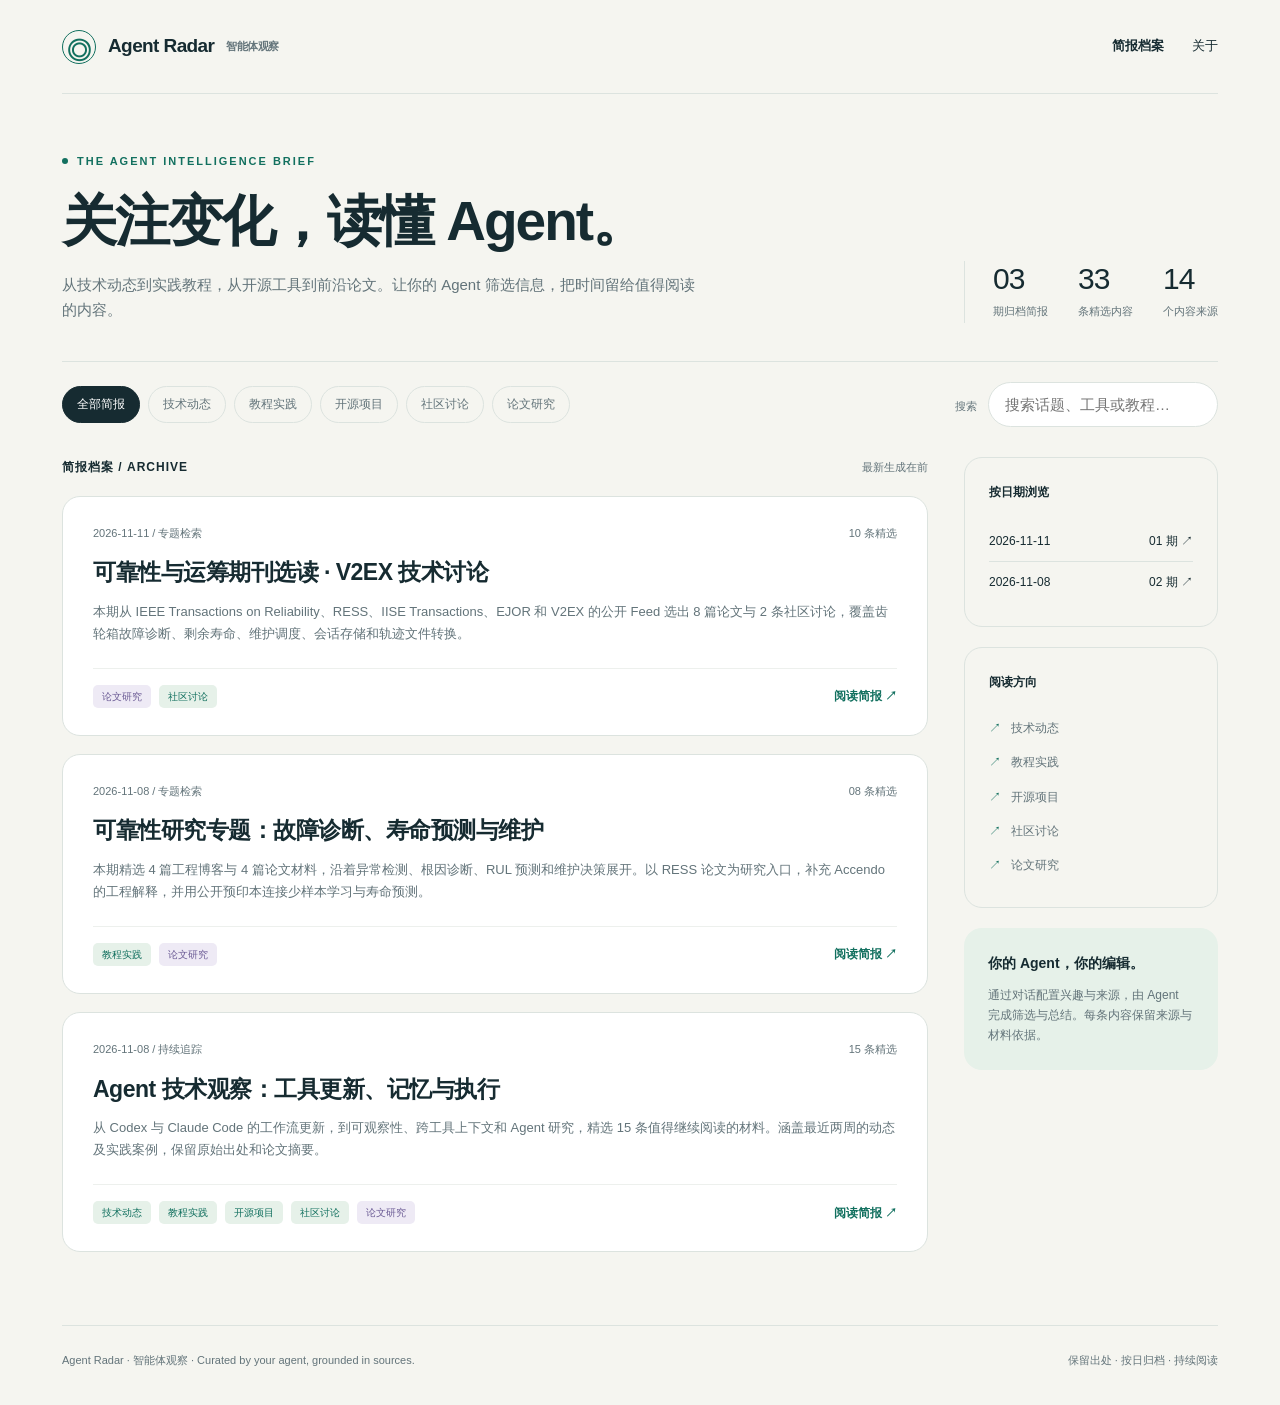
<file: docs/index.html>
<!doctype html>
<html lang="zh-CN"><head><meta charset="utf-8"><meta name="viewport" content="width=device-width, initial-scale=1">
<title>关注变化，读懂 Agent。 · Agent Radar</title><meta name="description" content="由 Agent 筛选的技术动态、教程、开源项目与论文简报">
<link rel="stylesheet" href="assets/radar.css"><script src="assets/radar.js" defer></script></head>
<body><a class="skip" href="#main">跳到正文</a><div class="wrap"><header class="masthead">
<a class="brand" href="index.html"><span class="mark" aria-hidden="true">◎</span>Agent Radar<span class="small">智能体观察</span></a>
<nav aria-label="主导航"><a href="index.html">简报档案</a><a href="index.html#about">关于</a></nav></header>
<main id="main"><section class="hero"><div><div class="eyebrow"><span class="dot"></span>THE AGENT INTELLIGENCE BRIEF</div><h1>关注变化，读懂 Agent。</h1>
<p>从技术动态到实践教程，从开源工具到前沿论文。让你的 Agent 筛选信息，把时间留给值得阅读的内容。</p></div>
<div class="hero-meta"><div class="stat"><b>03</b><span>期归档简报</span></div><div class="stat"><b>33</b><span>条精选内容</span></div><div class="stat"><b>14</b><span>个内容来源</span></div></div></section>
<div class="toolbar"><div class="pills" role="group" aria-label="筛选分类"><button class="pill active" data-filter="all" aria-pressed="true">全部简报</button><button class="pill" data-filter="技术动态" aria-pressed="false">技术动态</button><button class="pill" data-filter="教程实践" aria-pressed="false">教程实践</button><button class="pill" data-filter="开源项目" aria-pressed="false">开源项目</button><button class="pill" data-filter="社区讨论" aria-pressed="false">社区讨论</button><button class="pill" data-filter="论文研究" aria-pressed="false">论文研究</button></div><label><span class="small">搜索　</span><input class="search" data-search-input type="search" aria-label="搜索简报" placeholder="搜索话题、工具或教程…"></label></div>
<div class="grid"><section aria-label="简报列表"><div class="section-head"><h2>简报档案 / ARCHIVE</h2><span>最新生成在前</span></div><article class="report-card" data-search-text="可靠性与运筹期刊选读 · V2EX 技术讨论 本期从 IEEE Transactions on Reliability、RESS、IISE Transactions、EJOR 和 V2EX 的公开 Feed 选出 8 篇论文与 2 条社区讨论，覆盖齿轮箱故障诊断、剩余寿命、维护调度、会话存储和轨迹文件转换。 Predict-Simulate-Decide: An Interpretable Closed-Loop Framework for Uncertainty-Aware Predictive Maintenance of Turbofan Engines作者用概率 Transformer 估计涡扇发动机的剩余寿命及其不确定性，用传感器数据提取退化指标，再让强化学习策略在继续运行、不同级别的维护和计划停机之间选择。作者在受控压力测试中观察到，即使寿命点预测相同，预测不确定性也会改变维护动作。 Explainable Spectral Graph Wavelet Packet Network for Gearbox Intelligent Fault Diagnosis作者用谱图小波包分解齿轮箱的多传感器信号，自适应突出与故障有关的谐波，并在三套实测数据上评估方法。摘要报告了变工况和噪声下的表现，并讨论了提取特征的工程含义。 An overlap-aware rectification deep neural network with dual-branch architecture for gearbox open-set fault diagnosis题名显示，论文面向齿轮箱开放集故障诊断，提出考虑类别重叠的双分支网络。RSS 提供题名、作者和卷期信息，实验设置及结果需查阅原文。 A novel data-model dual-driven implicit remaining useful life prediction method for reusable thin-walled structures题名显示，论文把数据和模型结合起来，研究可复用薄壁结构的剩余寿命预测。RSS 提供题名、作者和卷期信息，模型细节及验证数据需查阅原文。 Fault root cause tracing in complex mechanical systems via probabilistic logic and reinforcement learning作者把机械系统的故障根因排查建模为序贯决策，用马尔可夫逻辑网络结合历史故障数据与 FMEA 专家知识，再用强化学习选择检查顺序。作者报告了仿真实验和港作拖轮发动机启动空气系统的案例结果。 Optimal maintenance scheduling and vessel routing in offshore wind farms: A tailored column generation approach研究联合安排海上风机的维修任务和服务船航线，纳入天气时间窗、不同维修类型、异构船队和技术人员跨船接送。作者将问题改写成基于航线的集合划分模型，并用列生成法求解。 Cost allocation in collaborative maintenance clustering with common set-up costs: A cooperative game theory approach题名显示，论文研究多个维护方将任务合并执行、共享准备成本后的费用分摊，采用合作博弈方法。ScienceDirect 目录文字注明 2026 年 10 月 30 日在线发布。 Resilient Drone-enabled Logistics: Integrating Truck-and-Drone Planning with Disruption Response题名显示，论文把卡车与无人机协同配送规划和中断响应放在同一问题中。ScienceDirect 目录文字注明 2026 年 11 月 6 日在线发布。 [分享创造] 写了一个可以清理 claude code 和 codex 会话存储的工具: cc-clean作者分享了 cc-clean，用来精简 Claude Code 和 Codex 的本地会话存储。帖子列出了工具会处理的内嵌图片、命令输出和缓存，并描述了保留会话恢复能力的设计目标。 [分享创造] 做了一个纯浏览器端的 GPS 轨迹文件转换工具： FIT / GPX / TCX / KML 互转，文件不上传服务器作者介绍了一个在浏览器本地转换 GPS 轨迹的工具，支持 FIT、GPX、TCX 等格式，提供轨迹预览以及部分格式的合并、拆分。作者称解析和转换都在浏览器内完成。" data-categories="论文研究|社区讨论">
<div class="card-top"><span>2026-11-11 <span aria-hidden="true">/</span> 专题检索</span><span>10 条精选</span></div>
<h3><a href="2026-11-11/20261111T005517Z-82b814ab.html">可靠性与运筹期刊选读 · V2EX 技术讨论</a></h3><p>本期从 IEEE Transactions on Reliability、RESS、IISE Transactions、EJOR 和 V2EX 的公开 Feed 选出 8 篇论文与 2 条社区讨论，覆盖齿轮箱故障诊断、剩余寿命、维护调度、会话存储和轨迹文件转换。</p>
<div class="card-foot"><div class="pills"><span class="tag paper">论文研究</span> <span class="tag ">社区讨论</span></div><a class="read" href="2026-11-11/20261111T005517Z-82b814ab.html">阅读简报 ↗</a></div></article><article class="report-card" data-search-text="可靠性研究专题：故障诊断、寿命预测与维护 本期精选 4 篇工程博客与 4 篇论文材料，沿着异常检测、根因诊断、RUL 预测和维护决策展开。以 RESS 论文为研究入口，补充 Accendo 的工程解释，并用公开预印本连接少样本学习与寿命预测。 Understanding Remaining Useful Life (RUL) with the P-F Curve2023 年基础教程。文章用 P–F 曲线解释潜在故障、功能失效和 RUL：RUL 从当前观测时刻算到功能失效，只有在潜在故障点观测时才等于 P–F 间隔。作者进一步将历史工况与退化差异对应到 RUL 分布，说明单一预测值会隐藏不确定性。适合作为概念入口；文中关于不确定性随数据增加而降低的描述不应视为对所有模型和工况的保证。 Understanding Anomaly Detection (AD) with the P-F Curve2023 年基础教程。文章强调异常检测必须在可比较的工况下设置阈值，趋势变化本身不一定代表故障；阈值应结合历史表现、监测技术、失效机理和运行条件。对于疲劳、热循环等累积机制，作者讨论累计越限信息，而非仅凭单点超限报警。它提供的是工程解释框架，不能替代具体设备的阈值校准与验证。 Is your Data Good Enough for Machine Learning-Based Predictive Maintenance (PdM)?2023 年基础教程。作者按状态数据、在线数据流、历史失效记录和故障标签，区分 RUL 预测、异常检测和故障类型诊断的数据需求。阅读重点是先定义可靠性目标，再判断现有数据能支撑哪一种任务；只有正常运行数据时，不能轻易承诺准确的寿命预测。文中的数据量经验规则属于作者建议，不是通用样本复杂度定理。 Only at Scheduled On-Condition Tasks2023 年维护策略文章。作者提醒，不应因传感器便宜或 AI 流行，就给所有设备部署预测性维护；应先依据设备关键性、失效后果和可监测性选择运行至失效、预防维护或状态维护。文章将 IoT 与分析工具放回 RCM 决策框架中，强调工具投入应服务于停机风险、可用度和成本目标。 A production rule system based framework for fault root cause tracing of complex equipment driven by joint inference of fault knowledge and operational informationRESS 2026 年 10 月卷期，DOI：10.1016/j.ress.2026.112408。作者把故障传播知识整理为分层产生式规则，以运行数据中的异常变量启动推理，逐层追溯部件故障原因，再通过多准则决策对候选根因排序。摘要报告在海上风机传动链上进行了对比验证。该方法适合研究知识与传感数据如何联合诊断；本次未核读全文，未复核指标、消融及推广能力。 Multivariate degradation modeling with long-term dependency for operational reliability assessmentRESS 2026 年 8 月卷期，DOI：10.1016/j.ress.2026.112496。研究结合分数布朗运动、个体差异和 D-vine Copula，把多个退化特征对应的边际 RUL 分布融合成系统层面的可靠性评估。作者以航空机电伺服电机验证，报告条件失效概率和分阶段可靠性曲线可为状态维修提供信息。适合关注相关退化、长期依赖和不确定性建模；摘要未给出可直接外推的工程收益。 Maintenance planning for nonlinearly degrading systems: a reliability-constrained non-periodic inspection strategyRESS 2026 年 11 月卷期，DOI：10.1016/j.ress.2026.112637。针对退化逐渐加速的系统，作者研究带可靠性约束的非周期检查策略，在无限时域 MDP 中联合考虑清洗、预防更换和故障更换，以最小化折扣总成本。数值案例报告其成本低于所比较的基线，且可靠性要求显著影响检查策略。这里的证据是模型分析和数值案例，不能直接当作现场节省比例。 PEFT-MuTS: A Multivariate Parameter-Efficient Fine-Tuning Framework for Remaining Useful Life Prediction based on Cross-domain Time Series Representation Model作者公开预印本，2026-01-30 首次提交、2026-08-14 更新为 v2；本条依据 arXiv 摘要，不等同于 RESS 期刊终稿。PEFT-MuTS 利用跨领域时间序列预训练表示，通过特征适配、低秩多变量融合和零初始化回归器进行少样本 RUL 预测。作者报告在航空发动机、工业轴承数据上使用少于 1% 的目标设备样本仍有效，并提供代码。阅读时应进一步核查数据切分、少样本定义和跨设备迁移设置。" data-categories="教程实践|论文研究">
<div class="card-top"><span>2026-11-08 <span aria-hidden="true">/</span> 专题检索</span><span>08 条精选</span></div>
<h3><a href="2026-11-08/20261108T153917Z-9042a855.html">可靠性研究专题：故障诊断、寿命预测与维护</a></h3><p>本期精选 4 篇工程博客与 4 篇论文材料，沿着异常检测、根因诊断、RUL 预测和维护决策展开。以 RESS 论文为研究入口，补充 Accendo 的工程解释，并用公开预印本连接少样本学习与寿命预测。</p>
<div class="card-foot"><div class="pills"><span class="tag ">教程实践</span> <span class="tag paper">论文研究</span></div><a class="read" href="2026-11-08/20261108T153917Z-9042a855.html">阅读简报 ↗</a></div></article><article class="report-card" data-search-text="Agent 技术观察：工具更新、记忆与执行 从 Codex 与 Claude Code 的工作流更新，到可观察性、跨工具上下文和 Agent 研究，精选 15 条值得继续阅读的材料。涵盖最近两周的动态及实践案例，保留原始出处和论文摘要。 0.167.0Codex 0.167.0 增强多会话操作：命令中心显示未读结果，终端支持切换连接的后端并保留草稿，还增加图片附件预览与系统代理选项。发布说明也列出上下文压缩和会话恢复的修复。 anthropics/claude-code · v2.1.317Claude Code v2.1.317 为 Agent SDK 钩子增加失败时阻断动作的选项，并增强云端定时任务的连接器提示。发布说明还列出 MCP 连接、登录刷新及循环唤醒相关修复。 anthropics/claude-code · v2.1.319Claude Code v2.1.319 增加终端 MCP 后台任务：服务器将调用作为任务运行时，客户端可以立即转到后台，并在结束时通知模型。该版本还增加可配置的权限拒绝行为等设置。 anthropics/claude-code · v2.1.318Claude Code v2.1.318 为 mod 的模型分叉提供独立 effort 选项，并显示已保存登录的到期时间。发布说明列出会话恢复、配置锁及后台作业相关修复，适合维护长期运行任务时查阅。 The October inflection point for vibe game developmentSimon Willison 通过四个 HTML/JavaScript 游戏案例讨论 Agent 辅助开发，展示提示、迭代和可运行结果。他将游戏设计视为体验模型能力的试验场；其中模型能力比较属于作者个人经验。 Building a multiplayer game world with autonomous Fable-class models文章转述 Spawn 的自治开发案例：游戏内 Agent 根据玩家请求改变世界，开发 Agent 根据错误、日志和反馈推进修改，并依靠快速回滚和监控维持循环。这是团队自述的极端工程实践，不能直接推广为通用可靠性结论。 datasette-agent 0.5a0Datasette Agent 0.5a0 增加侧边聊天面板，可在数据表或查询页面旁持续交互。作者说明，结合 datasette-apps 后，可以在数据库应用旁通过对话创建和修改应用。 llm 0.37LLM 0.37 更新命令行与 Python 工具，新增配置兼容 OpenAI 端点的命令，并扩展二进制嵌入内容类型。作者也分享了借助模型筛选开源 PR 的维护经验。 Show HN: Sentient, Your Coding Agent Shouldn&#x27;t Be a Black BoxSentient 作者在 HN 介绍本地 Agent 可观察性工具，尝试从内核与日志层观察编码 Agent 的实际动作。作者称当前重点支持 Linux 与 Claude Code，并提供只读取 Agent 日志的使用方式；本简报未独立验证其实现。 Ask HN: How do you manage your AI agents&#x27; context across clients and projects?这篇 Ask HN 帖子征集跨客户端、跨项目管理 Agent 上下文的方法，问题涵盖指令文件、内置记忆、MCP 服务和项目隔离。现有材料是发帖者的问题陈述，不能将其写成社区已经达成的最佳实践。 科技爱好者周刊（第 417 期）：不要让 AI 代表你阮一峰周刊第 417 期以“不要让 AI 代表你”为主题，讨论持续自动尝试可能给现实服务带来的影响，并列出文章与工具。这里概括的是作者观点，其转述实验未在本简报中独立核验。 Enhancing Local and Global Structure in Compressed AI Agent Memory作者研究 Agent 记忆压缩中的局部与全局结构保真，指出保留近邻不一定保留较远记忆间的关系，并提出 LAQ 量化目标。摘要报告其在多个等容量实验中改善全局保真；结果及理论需结合全文核对。 Hard Issue, Weak Model, or Bad Run? Rethinking Failure Prediction for Coding Agents论文质疑编码 Agent 的轨迹失败预测是否真正捕捉运行状态。作者报告，在其 SWE-bench 轨迹分析中，任务难度与模型能力解释了主要预测表现，并呼吁使用重复运行、等预算闭环评测区分失败原因。 SPILLWAY: Separating Target Admission from Sanitization to Defend Tool-Using Agents against Prompt InjectionSPILLWAY 将工具调用目标的准入判断与文本净化分开，利用工具结构化返回中的来源信息建立确定性检查。摘要报告了多组攻击实验中的防御结果；这些结果限定于作者测试设置，不能据此声称消除所有提示注入。 Take It From Here: Evaluating Coding Agents On Project Takeover论文提出 ReqMemBench，评测编码 Agent 从历史交互中恢复需求并接手已有项目的能力。作者报告，在其六组模型与执行框架配置、37 个可验证目标中，完整交付率仍较低，困难同时涉及需求状态恢复与代码实现。" data-categories="技术动态|教程实践|开源项目|社区讨论|论文研究">
<div class="card-top"><span>2026-11-08 <span aria-hidden="true">/</span> 持续追踪</span><span>15 条精选</span></div>
<h3><a href="2026-11-08/20261108T061728Z-6eab8262.html">Agent 技术观察：工具更新、记忆与执行</a></h3><p>从 Codex 与 Claude Code 的工作流更新，到可观察性、跨工具上下文和 Agent 研究，精选 15 条值得继续阅读的材料。涵盖最近两周的动态及实践案例，保留原始出处和论文摘要。</p>
<div class="card-foot"><div class="pills"><span class="tag ">技术动态</span> <span class="tag ">教程实践</span> <span class="tag ">开源项目</span> <span class="tag ">社区讨论</span> <span class="tag paper">论文研究</span></div><a class="read" href="2026-11-08/20261108T061728Z-6eab8262.html">阅读简报 ↗</a></div></article>
<div class="empty" data-empty hidden>暂时没有匹配的公开简报。</div></section>
<aside class="sidebar"><div class="sidebox"><h3>按日期浏览</h3><a class="date-row" href="2026-11-11/index.html"><span>2026-11-11</span><span>01 期 ↗</span></a><a class="date-row" href="2026-11-08/index.html"><span>2026-11-08</span><span>02 期 ↗</span></a></div>
<div class="sidebox"><h3>阅读方向</h3><span class="topic">技术动态</span><span class="topic">教程实践</span><span class="topic">开源项目</span><span class="topic">社区讨论</span><span class="topic">论文研究</span></div>
<div class="sidebox callout" id="about"><b>你的 Agent，你的编辑。</b><p>通过对话配置兴趣与来源，由 Agent 完成筛选与总结。每条内容保留来源与材料依据。</p></div></aside></div></main><footer class="footer"><span>Agent Radar · 智能体观察 · Curated by your agent, grounded in sources.</span><span>保留出处 · 按日归档 · 持续阅读</span></footer></div></body></html>
</file>
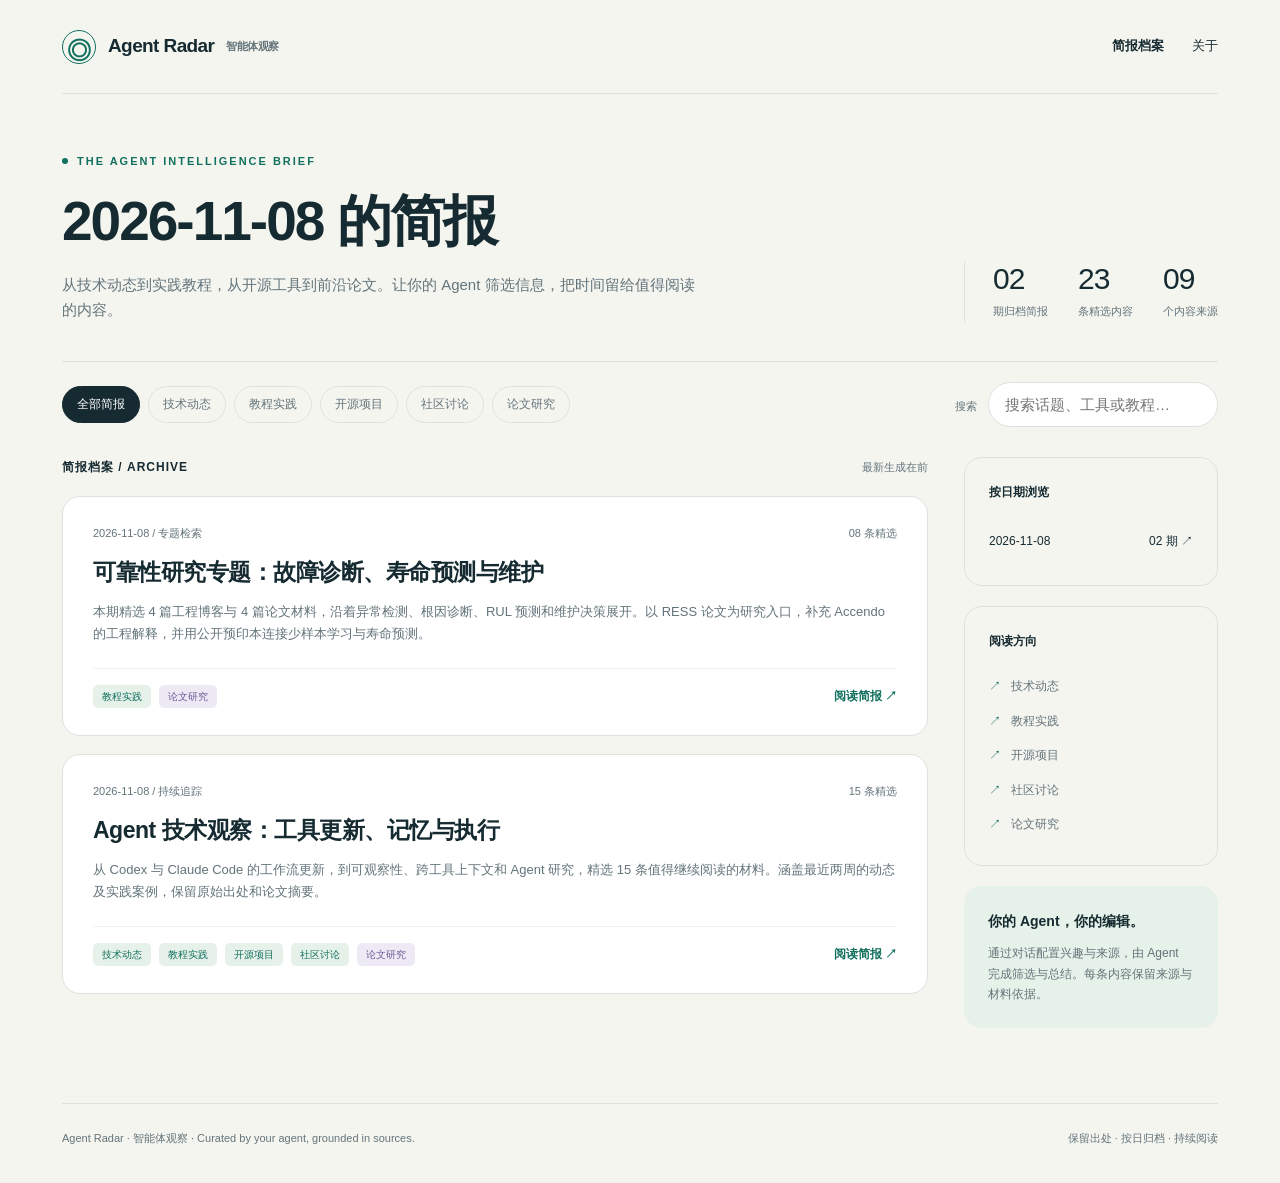
<file: docs/2026-11-08/index.html>
<!doctype html>
<html lang="zh-CN"><head><meta charset="utf-8"><meta name="viewport" content="width=device-width, initial-scale=1">
<title>2026-11-08 的简报 · Agent Radar</title><meta name="description" content="由 Agent 筛选的技术动态、教程、开源项目与论文简报">
<link rel="stylesheet" href="../assets/radar.css"><script src="../assets/radar.js" defer></script></head>
<body><a class="skip" href="#main">跳到正文</a><div class="wrap"><header class="masthead">
<a class="brand" href="../index.html"><span class="mark" aria-hidden="true">◎</span>Agent Radar<span class="small">智能体观察</span></a>
<nav aria-label="主导航"><a href="../index.html">简报档案</a><a href="../index.html#about">关于</a></nav></header>
<main id="main"><section class="hero"><div><div class="eyebrow"><span class="dot"></span>THE AGENT INTELLIGENCE BRIEF</div><h1>2026-11-08 的简报</h1>
<p>从技术动态到实践教程，从开源工具到前沿论文。让你的 Agent 筛选信息，把时间留给值得阅读的内容。</p></div>
<div class="hero-meta"><div class="stat"><b>02</b><span>期归档简报</span></div><div class="stat"><b>23</b><span>条精选内容</span></div><div class="stat"><b>09</b><span>个内容来源</span></div></div></section>
<div class="toolbar"><div class="pills" role="group" aria-label="筛选分类"><button class="pill active" data-filter="all" aria-pressed="true">全部简报</button><button class="pill" data-filter="技术动态" aria-pressed="false">技术动态</button><button class="pill" data-filter="教程实践" aria-pressed="false">教程实践</button><button class="pill" data-filter="开源项目" aria-pressed="false">开源项目</button><button class="pill" data-filter="社区讨论" aria-pressed="false">社区讨论</button><button class="pill" data-filter="论文研究" aria-pressed="false">论文研究</button></div><label><span class="small">搜索　</span><input class="search" data-search-input type="search" aria-label="搜索简报" placeholder="搜索话题、工具或教程…"></label></div>
<div class="grid"><section aria-label="简报列表"><div class="section-head"><h2>简报档案 / ARCHIVE</h2><span>最新生成在前</span></div><article class="report-card" data-search-text="可靠性研究专题：故障诊断、寿命预测与维护 本期精选 4 篇工程博客与 4 篇论文材料，沿着异常检测、根因诊断、RUL 预测和维护决策展开。以 RESS 论文为研究入口，补充 Accendo 的工程解释，并用公开预印本连接少样本学习与寿命预测。 Understanding Remaining Useful Life (RUL) with the P-F Curve2023 年基础教程。文章用 P–F 曲线解释潜在故障、功能失效和 RUL：RUL 从当前观测时刻算到功能失效，只有在潜在故障点观测时才等于 P–F 间隔。作者进一步将历史工况与退化差异对应到 RUL 分布，说明单一预测值会隐藏不确定性。适合作为概念入口；文中关于不确定性随数据增加而降低的描述不应视为对所有模型和工况的保证。 Understanding Anomaly Detection (AD) with the P-F Curve2023 年基础教程。文章强调异常检测必须在可比较的工况下设置阈值，趋势变化本身不一定代表故障；阈值应结合历史表现、监测技术、失效机理和运行条件。对于疲劳、热循环等累积机制，作者讨论累计越限信息，而非仅凭单点超限报警。它提供的是工程解释框架，不能替代具体设备的阈值校准与验证。 Is your Data Good Enough for Machine Learning-Based Predictive Maintenance (PdM)?2023 年基础教程。作者按状态数据、在线数据流、历史失效记录和故障标签，区分 RUL 预测、异常检测和故障类型诊断的数据需求。阅读重点是先定义可靠性目标，再判断现有数据能支撑哪一种任务；只有正常运行数据时，不能轻易承诺准确的寿命预测。文中的数据量经验规则属于作者建议，不是通用样本复杂度定理。 Only at Scheduled On-Condition Tasks2023 年维护策略文章。作者提醒，不应因传感器便宜或 AI 流行，就给所有设备部署预测性维护；应先依据设备关键性、失效后果和可监测性选择运行至失效、预防维护或状态维护。文章将 IoT 与分析工具放回 RCM 决策框架中，强调工具投入应服务于停机风险、可用度和成本目标。 A production rule system based framework for fault root cause tracing of complex equipment driven by joint inference of fault knowledge and operational informationRESS 2026 年 10 月卷期，DOI：10.1016/j.ress.2026.112408。作者把故障传播知识整理为分层产生式规则，以运行数据中的异常变量启动推理，逐层追溯部件故障原因，再通过多准则决策对候选根因排序。摘要报告在海上风机传动链上进行了对比验证。该方法适合研究知识与传感数据如何联合诊断；本次未核读全文，未复核指标、消融及推广能力。 Multivariate degradation modeling with long-term dependency for operational reliability assessmentRESS 2026 年 8 月卷期，DOI：10.1016/j.ress.2026.112496。研究结合分数布朗运动、个体差异和 D-vine Copula，把多个退化特征对应的边际 RUL 分布融合成系统层面的可靠性评估。作者以航空机电伺服电机验证，报告条件失效概率和分阶段可靠性曲线可为状态维修提供信息。适合关注相关退化、长期依赖和不确定性建模；摘要未给出可直接外推的工程收益。 Maintenance planning for nonlinearly degrading systems: a reliability-constrained non-periodic inspection strategyRESS 2026 年 11 月卷期，DOI：10.1016/j.ress.2026.112637。针对退化逐渐加速的系统，作者研究带可靠性约束的非周期检查策略，在无限时域 MDP 中联合考虑清洗、预防更换和故障更换，以最小化折扣总成本。数值案例报告其成本低于所比较的基线，且可靠性要求显著影响检查策略。这里的证据是模型分析和数值案例，不能直接当作现场节省比例。 PEFT-MuTS: A Multivariate Parameter-Efficient Fine-Tuning Framework for Remaining Useful Life Prediction based on Cross-domain Time Series Representation Model作者公开预印本，2026-01-30 首次提交、2026-08-14 更新为 v2；本条依据 arXiv 摘要，不等同于 RESS 期刊终稿。PEFT-MuTS 利用跨领域时间序列预训练表示，通过特征适配、低秩多变量融合和零初始化回归器进行少样本 RUL 预测。作者报告在航空发动机、工业轴承数据上使用少于 1% 的目标设备样本仍有效，并提供代码。阅读时应进一步核查数据切分、少样本定义和跨设备迁移设置。" data-categories="教程实践|论文研究">
<div class="card-top"><span>2026-11-08 <span aria-hidden="true">/</span> 专题检索</span><span>08 条精选</span></div>
<h3><a href="20261108T153917Z-9042a855.html">可靠性研究专题：故障诊断、寿命预测与维护</a></h3><p>本期精选 4 篇工程博客与 4 篇论文材料，沿着异常检测、根因诊断、RUL 预测和维护决策展开。以 RESS 论文为研究入口，补充 Accendo 的工程解释，并用公开预印本连接少样本学习与寿命预测。</p>
<div class="card-foot"><div class="pills"><span class="tag ">教程实践</span> <span class="tag paper">论文研究</span></div><a class="read" href="20261108T153917Z-9042a855.html">阅读简报 ↗</a></div></article><article class="report-card" data-search-text="Agent 技术观察：工具更新、记忆与执行 从 Codex 与 Claude Code 的工作流更新，到可观察性、跨工具上下文和 Agent 研究，精选 15 条值得继续阅读的材料。涵盖最近两周的动态及实践案例，保留原始出处和论文摘要。 0.167.0Codex 0.167.0 增强多会话操作：命令中心显示未读结果，终端支持切换连接的后端并保留草稿，还增加图片附件预览与系统代理选项。发布说明也列出上下文压缩和会话恢复的修复。 anthropics/claude-code · v2.1.317Claude Code v2.1.317 为 Agent SDK 钩子增加失败时阻断动作的选项，并增强云端定时任务的连接器提示。发布说明还列出 MCP 连接、登录刷新及循环唤醒相关修复。 anthropics/claude-code · v2.1.319Claude Code v2.1.319 增加终端 MCP 后台任务：服务器将调用作为任务运行时，客户端可以立即转到后台，并在结束时通知模型。该版本还增加可配置的权限拒绝行为等设置。 anthropics/claude-code · v2.1.318Claude Code v2.1.318 为 mod 的模型分叉提供独立 effort 选项，并显示已保存登录的到期时间。发布说明列出会话恢复、配置锁及后台作业相关修复，适合维护长期运行任务时查阅。 The October inflection point for vibe game developmentSimon Willison 通过四个 HTML/JavaScript 游戏案例讨论 Agent 辅助开发，展示提示、迭代和可运行结果。他将游戏设计视为体验模型能力的试验场；其中模型能力比较属于作者个人经验。 Building a multiplayer game world with autonomous Fable-class models文章转述 Spawn 的自治开发案例：游戏内 Agent 根据玩家请求改变世界，开发 Agent 根据错误、日志和反馈推进修改，并依靠快速回滚和监控维持循环。这是团队自述的极端工程实践，不能直接推广为通用可靠性结论。 datasette-agent 0.5a0Datasette Agent 0.5a0 增加侧边聊天面板，可在数据表或查询页面旁持续交互。作者说明，结合 datasette-apps 后，可以在数据库应用旁通过对话创建和修改应用。 llm 0.37LLM 0.37 更新命令行与 Python 工具，新增配置兼容 OpenAI 端点的命令，并扩展二进制嵌入内容类型。作者也分享了借助模型筛选开源 PR 的维护经验。 Show HN: Sentient, Your Coding Agent Shouldn&#x27;t Be a Black BoxSentient 作者在 HN 介绍本地 Agent 可观察性工具，尝试从内核与日志层观察编码 Agent 的实际动作。作者称当前重点支持 Linux 与 Claude Code，并提供只读取 Agent 日志的使用方式；本简报未独立验证其实现。 Ask HN: How do you manage your AI agents&#x27; context across clients and projects?这篇 Ask HN 帖子征集跨客户端、跨项目管理 Agent 上下文的方法，问题涵盖指令文件、内置记忆、MCP 服务和项目隔离。现有材料是发帖者的问题陈述，不能将其写成社区已经达成的最佳实践。 科技爱好者周刊（第 417 期）：不要让 AI 代表你阮一峰周刊第 417 期以“不要让 AI 代表你”为主题，讨论持续自动尝试可能给现实服务带来的影响，并列出文章与工具。这里概括的是作者观点，其转述实验未在本简报中独立核验。 Enhancing Local and Global Structure in Compressed AI Agent Memory作者研究 Agent 记忆压缩中的局部与全局结构保真，指出保留近邻不一定保留较远记忆间的关系，并提出 LAQ 量化目标。摘要报告其在多个等容量实验中改善全局保真；结果及理论需结合全文核对。 Hard Issue, Weak Model, or Bad Run? Rethinking Failure Prediction for Coding Agents论文质疑编码 Agent 的轨迹失败预测是否真正捕捉运行状态。作者报告，在其 SWE-bench 轨迹分析中，任务难度与模型能力解释了主要预测表现，并呼吁使用重复运行、等预算闭环评测区分失败原因。 SPILLWAY: Separating Target Admission from Sanitization to Defend Tool-Using Agents against Prompt InjectionSPILLWAY 将工具调用目标的准入判断与文本净化分开，利用工具结构化返回中的来源信息建立确定性检查。摘要报告了多组攻击实验中的防御结果；这些结果限定于作者测试设置，不能据此声称消除所有提示注入。 Take It From Here: Evaluating Coding Agents On Project Takeover论文提出 ReqMemBench，评测编码 Agent 从历史交互中恢复需求并接手已有项目的能力。作者报告，在其六组模型与执行框架配置、37 个可验证目标中，完整交付率仍较低，困难同时涉及需求状态恢复与代码实现。" data-categories="技术动态|教程实践|开源项目|社区讨论|论文研究">
<div class="card-top"><span>2026-11-08 <span aria-hidden="true">/</span> 持续追踪</span><span>15 条精选</span></div>
<h3><a href="20261108T061728Z-6eab8262.html">Agent 技术观察：工具更新、记忆与执行</a></h3><p>从 Codex 与 Claude Code 的工作流更新，到可观察性、跨工具上下文和 Agent 研究，精选 15 条值得继续阅读的材料。涵盖最近两周的动态及实践案例，保留原始出处和论文摘要。</p>
<div class="card-foot"><div class="pills"><span class="tag ">技术动态</span> <span class="tag ">教程实践</span> <span class="tag ">开源项目</span> <span class="tag ">社区讨论</span> <span class="tag paper">论文研究</span></div><a class="read" href="20261108T061728Z-6eab8262.html">阅读简报 ↗</a></div></article>
<div class="empty" data-empty hidden>暂时没有匹配的公开简报。</div></section>
<aside class="sidebar"><div class="sidebox"><h3>按日期浏览</h3><a class="date-row" href="../2026-11-08/index.html"><span>2026-11-08</span><span>02 期 ↗</span></a></div>
<div class="sidebox"><h3>阅读方向</h3><span class="topic">技术动态</span><span class="topic">教程实践</span><span class="topic">开源项目</span><span class="topic">社区讨论</span><span class="topic">论文研究</span></div>
<div class="sidebox callout" id="about"><b>你的 Agent，你的编辑。</b><p>通过对话配置兴趣与来源，由 Agent 完成筛选与总结。每条内容保留来源与材料依据。</p></div></aside></div></main><footer class="footer"><span>Agent Radar · 智能体观察 · Curated by your agent, grounded in sources.</span><span>保留出处 · 按日归档 · 持续阅读</span></footer></div></body></html>
</file>
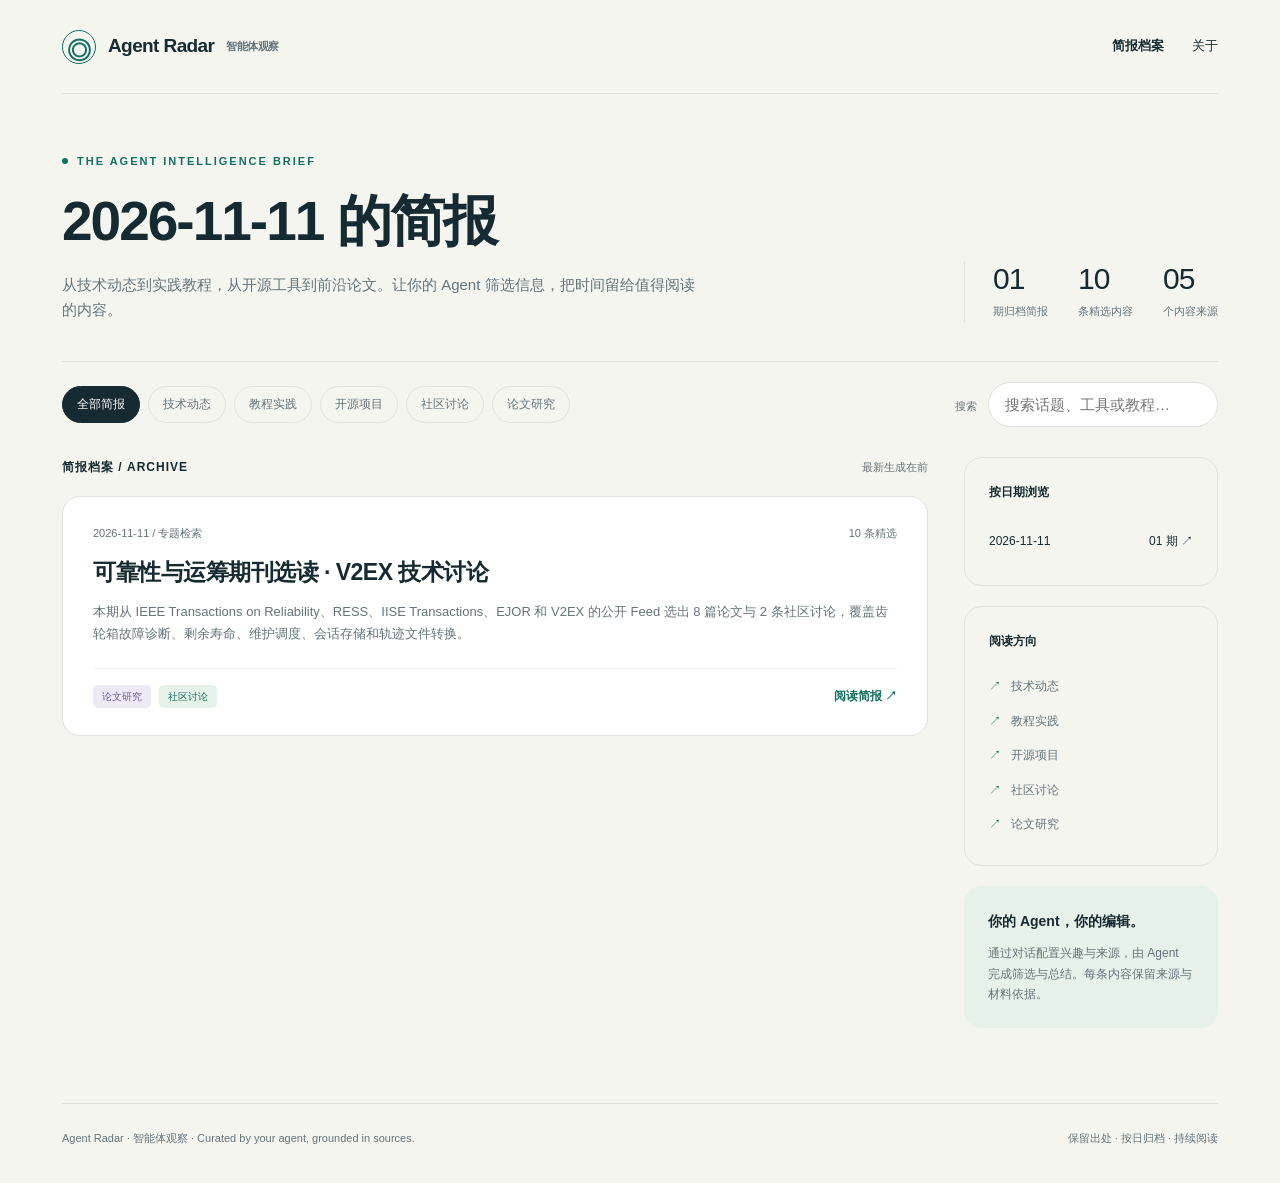
<file: docs/2026-11-11/index.html>
<!doctype html>
<html lang="zh-CN"><head><meta charset="utf-8"><meta name="viewport" content="width=device-width, initial-scale=1">
<title>2026-11-11 的简报 · Agent Radar</title><meta name="description" content="由 Agent 筛选的技术动态、教程、开源项目与论文简报">
<link rel="stylesheet" href="../assets/radar.css"><script src="../assets/radar.js" defer></script></head>
<body><a class="skip" href="#main">跳到正文</a><div class="wrap"><header class="masthead">
<a class="brand" href="../index.html"><span class="mark" aria-hidden="true">◎</span>Agent Radar<span class="small">智能体观察</span></a>
<nav aria-label="主导航"><a href="../index.html">简报档案</a><a href="../index.html#about">关于</a></nav></header>
<main id="main"><section class="hero"><div><div class="eyebrow"><span class="dot"></span>THE AGENT INTELLIGENCE BRIEF</div><h1>2026-11-11 的简报</h1>
<p>从技术动态到实践教程，从开源工具到前沿论文。让你的 Agent 筛选信息，把时间留给值得阅读的内容。</p></div>
<div class="hero-meta"><div class="stat"><b>01</b><span>期归档简报</span></div><div class="stat"><b>10</b><span>条精选内容</span></div><div class="stat"><b>05</b><span>个内容来源</span></div></div></section>
<div class="toolbar"><div class="pills" role="group" aria-label="筛选分类"><button class="pill active" data-filter="all" aria-pressed="true">全部简报</button><button class="pill" data-filter="技术动态" aria-pressed="false">技术动态</button><button class="pill" data-filter="教程实践" aria-pressed="false">教程实践</button><button class="pill" data-filter="开源项目" aria-pressed="false">开源项目</button><button class="pill" data-filter="社区讨论" aria-pressed="false">社区讨论</button><button class="pill" data-filter="论文研究" aria-pressed="false">论文研究</button></div><label><span class="small">搜索　</span><input class="search" data-search-input type="search" aria-label="搜索简报" placeholder="搜索话题、工具或教程…"></label></div>
<div class="grid"><section aria-label="简报列表"><div class="section-head"><h2>简报档案 / ARCHIVE</h2><span>最新生成在前</span></div><article class="report-card" data-search-text="可靠性与运筹期刊选读 · V2EX 技术讨论 本期从 IEEE Transactions on Reliability、RESS、IISE Transactions、EJOR 和 V2EX 的公开 Feed 选出 8 篇论文与 2 条社区讨论，覆盖齿轮箱故障诊断、剩余寿命、维护调度、会话存储和轨迹文件转换。 Predict-Simulate-Decide: An Interpretable Closed-Loop Framework for Uncertainty-Aware Predictive Maintenance of Turbofan Engines作者用概率 Transformer 估计涡扇发动机的剩余寿命及其不确定性，用传感器数据提取退化指标，再让强化学习策略在继续运行、不同级别的维护和计划停机之间选择。作者在受控压力测试中观察到，即使寿命点预测相同，预测不确定性也会改变维护动作。 Explainable Spectral Graph Wavelet Packet Network for Gearbox Intelligent Fault Diagnosis作者用谱图小波包分解齿轮箱的多传感器信号，自适应突出与故障有关的谐波，并在三套实测数据上评估方法。摘要报告了变工况和噪声下的表现，并讨论了提取特征的工程含义。 An overlap-aware rectification deep neural network with dual-branch architecture for gearbox open-set fault diagnosis题名显示，论文面向齿轮箱开放集故障诊断，提出考虑类别重叠的双分支网络。RSS 提供题名、作者和卷期信息，实验设置及结果需查阅原文。 A novel data-model dual-driven implicit remaining useful life prediction method for reusable thin-walled structures题名显示，论文把数据和模型结合起来，研究可复用薄壁结构的剩余寿命预测。RSS 提供题名、作者和卷期信息，模型细节及验证数据需查阅原文。 Fault root cause tracing in complex mechanical systems via probabilistic logic and reinforcement learning作者把机械系统的故障根因排查建模为序贯决策，用马尔可夫逻辑网络结合历史故障数据与 FMEA 专家知识，再用强化学习选择检查顺序。作者报告了仿真实验和港作拖轮发动机启动空气系统的案例结果。 Optimal maintenance scheduling and vessel routing in offshore wind farms: A tailored column generation approach研究联合安排海上风机的维修任务和服务船航线，纳入天气时间窗、不同维修类型、异构船队和技术人员跨船接送。作者将问题改写成基于航线的集合划分模型，并用列生成法求解。 Cost allocation in collaborative maintenance clustering with common set-up costs: A cooperative game theory approach题名显示，论文研究多个维护方将任务合并执行、共享准备成本后的费用分摊，采用合作博弈方法。ScienceDirect 目录文字注明 2026 年 10 月 30 日在线发布。 Resilient Drone-enabled Logistics: Integrating Truck-and-Drone Planning with Disruption Response题名显示，论文把卡车与无人机协同配送规划和中断响应放在同一问题中。ScienceDirect 目录文字注明 2026 年 11 月 6 日在线发布。 [分享创造] 写了一个可以清理 claude code 和 codex 会话存储的工具: cc-clean作者分享了 cc-clean，用来精简 Claude Code 和 Codex 的本地会话存储。帖子列出了工具会处理的内嵌图片、命令输出和缓存，并描述了保留会话恢复能力的设计目标。 [分享创造] 做了一个纯浏览器端的 GPS 轨迹文件转换工具： FIT / GPX / TCX / KML 互转，文件不上传服务器作者介绍了一个在浏览器本地转换 GPS 轨迹的工具，支持 FIT、GPX、TCX 等格式，提供轨迹预览以及部分格式的合并、拆分。作者称解析和转换都在浏览器内完成。" data-categories="论文研究|社区讨论">
<div class="card-top"><span>2026-11-11 <span aria-hidden="true">/</span> 专题检索</span><span>10 条精选</span></div>
<h3><a href="20261111T005517Z-82b814ab.html">可靠性与运筹期刊选读 · V2EX 技术讨论</a></h3><p>本期从 IEEE Transactions on Reliability、RESS、IISE Transactions、EJOR 和 V2EX 的公开 Feed 选出 8 篇论文与 2 条社区讨论，覆盖齿轮箱故障诊断、剩余寿命、维护调度、会话存储和轨迹文件转换。</p>
<div class="card-foot"><div class="pills"><span class="tag paper">论文研究</span> <span class="tag ">社区讨论</span></div><a class="read" href="20261111T005517Z-82b814ab.html">阅读简报 ↗</a></div></article>
<div class="empty" data-empty hidden>暂时没有匹配的公开简报。</div></section>
<aside class="sidebar"><div class="sidebox"><h3>按日期浏览</h3><a class="date-row" href="../2026-11-11/index.html"><span>2026-11-11</span><span>01 期 ↗</span></a></div>
<div class="sidebox"><h3>阅读方向</h3><span class="topic">技术动态</span><span class="topic">教程实践</span><span class="topic">开源项目</span><span class="topic">社区讨论</span><span class="topic">论文研究</span></div>
<div class="sidebox callout" id="about"><b>你的 Agent，你的编辑。</b><p>通过对话配置兴趣与来源，由 Agent 完成筛选与总结。每条内容保留来源与材料依据。</p></div></aside></div></main><footer class="footer"><span>Agent Radar · 智能体观察 · Curated by your agent, grounded in sources.</span><span>保留出处 · 按日归档 · 持续阅读</span></footer></div></body></html>
</file>
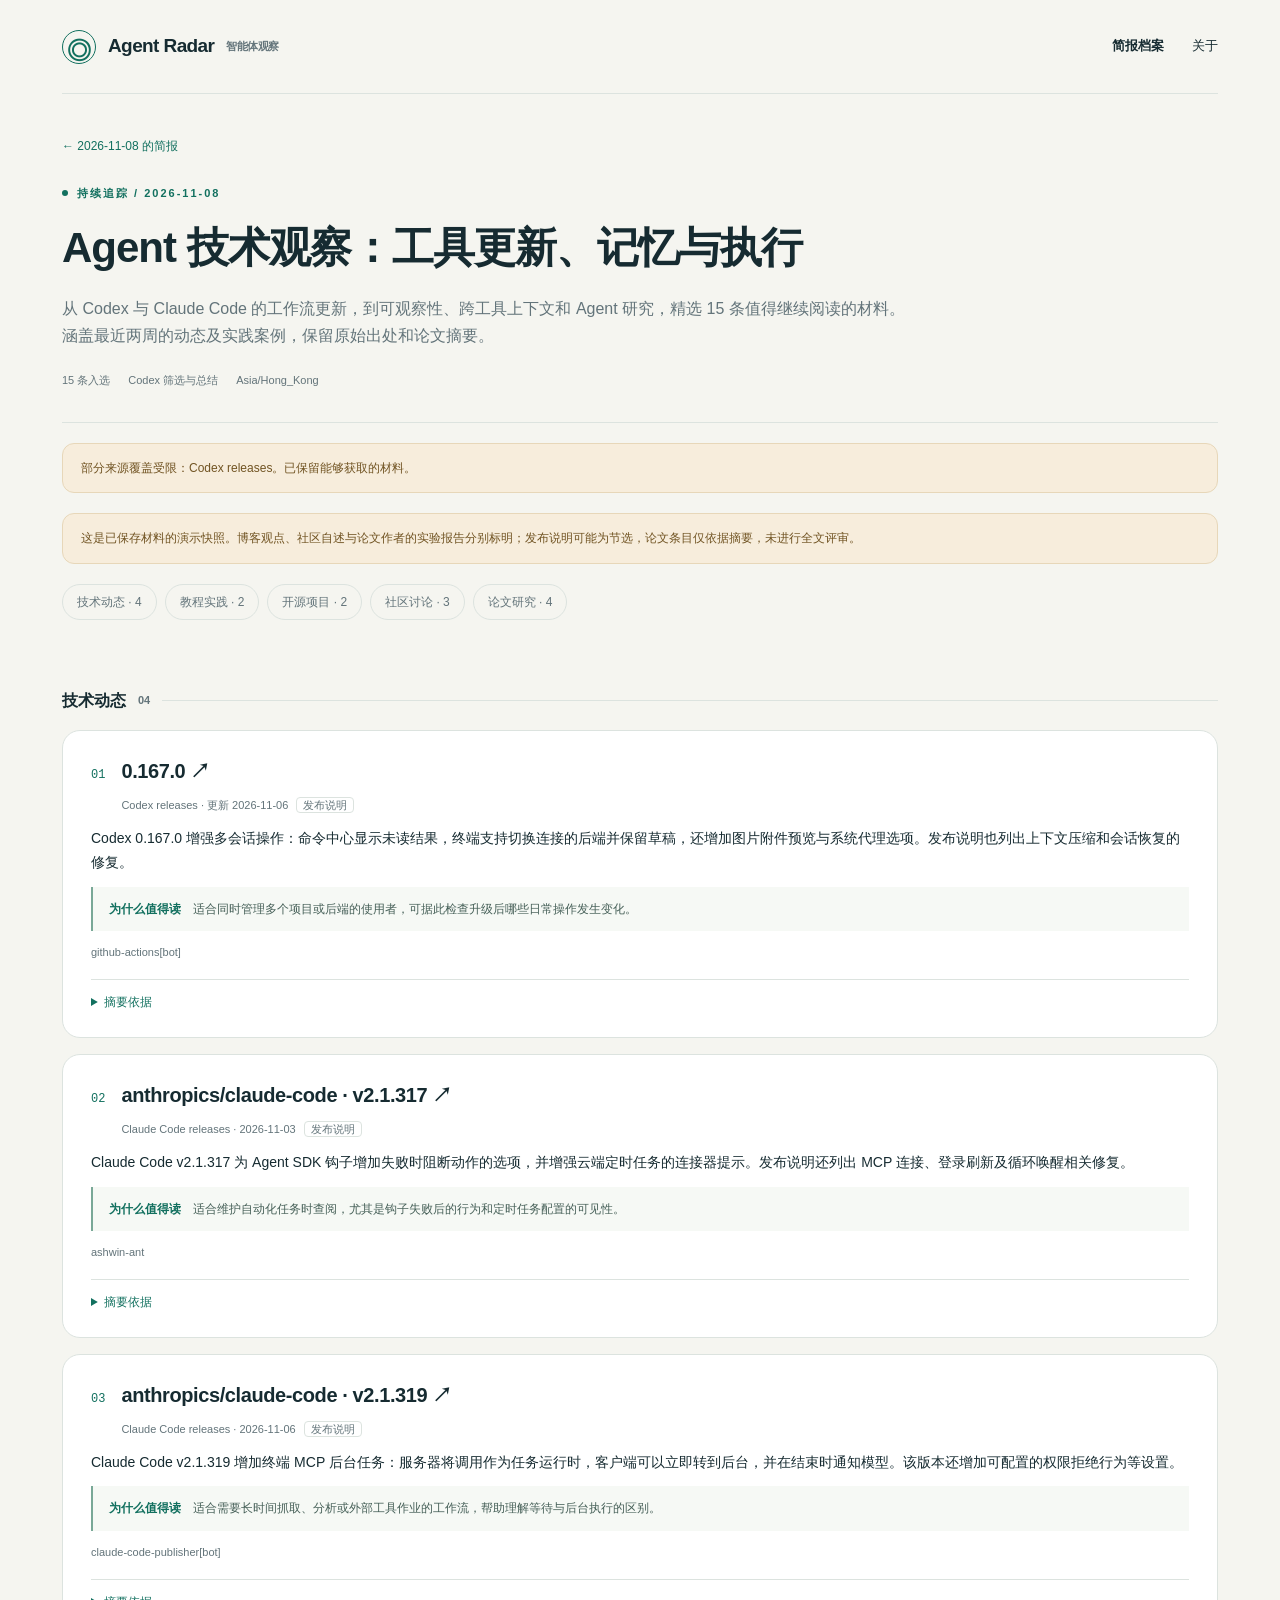
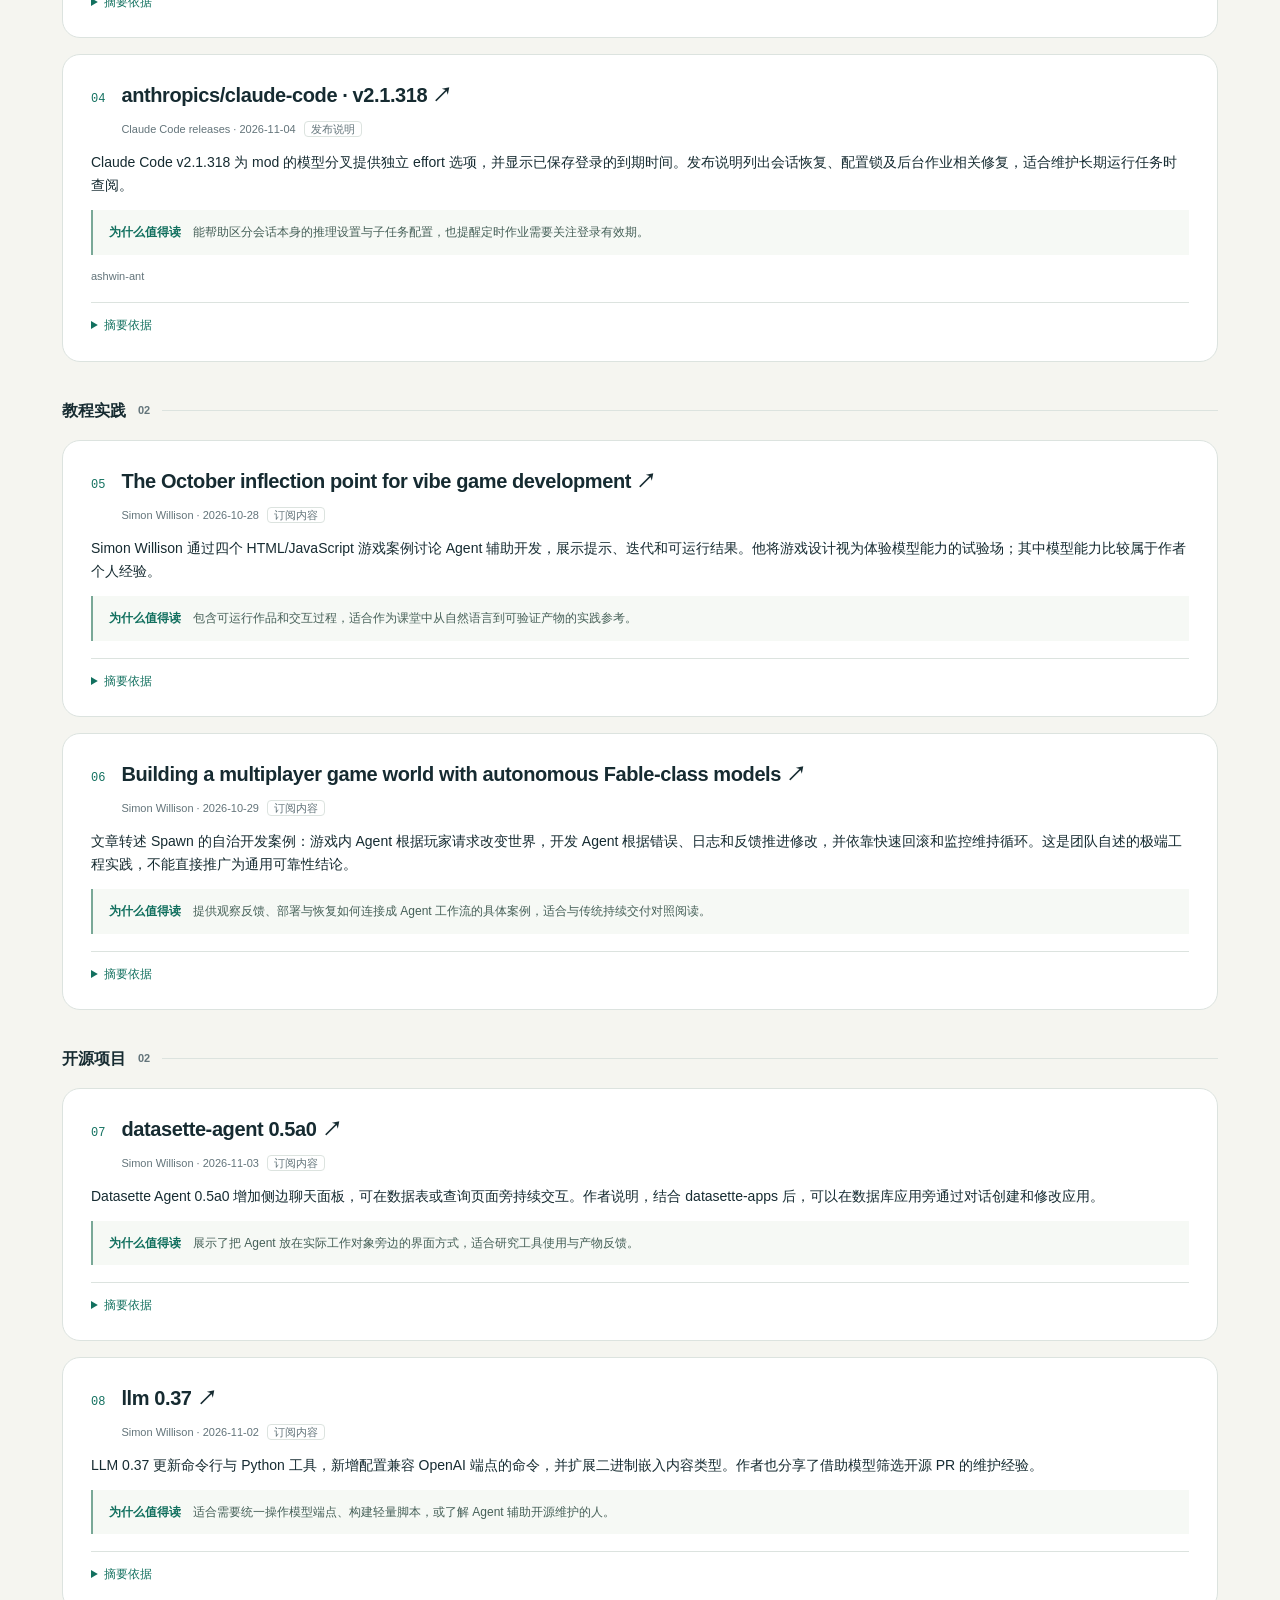
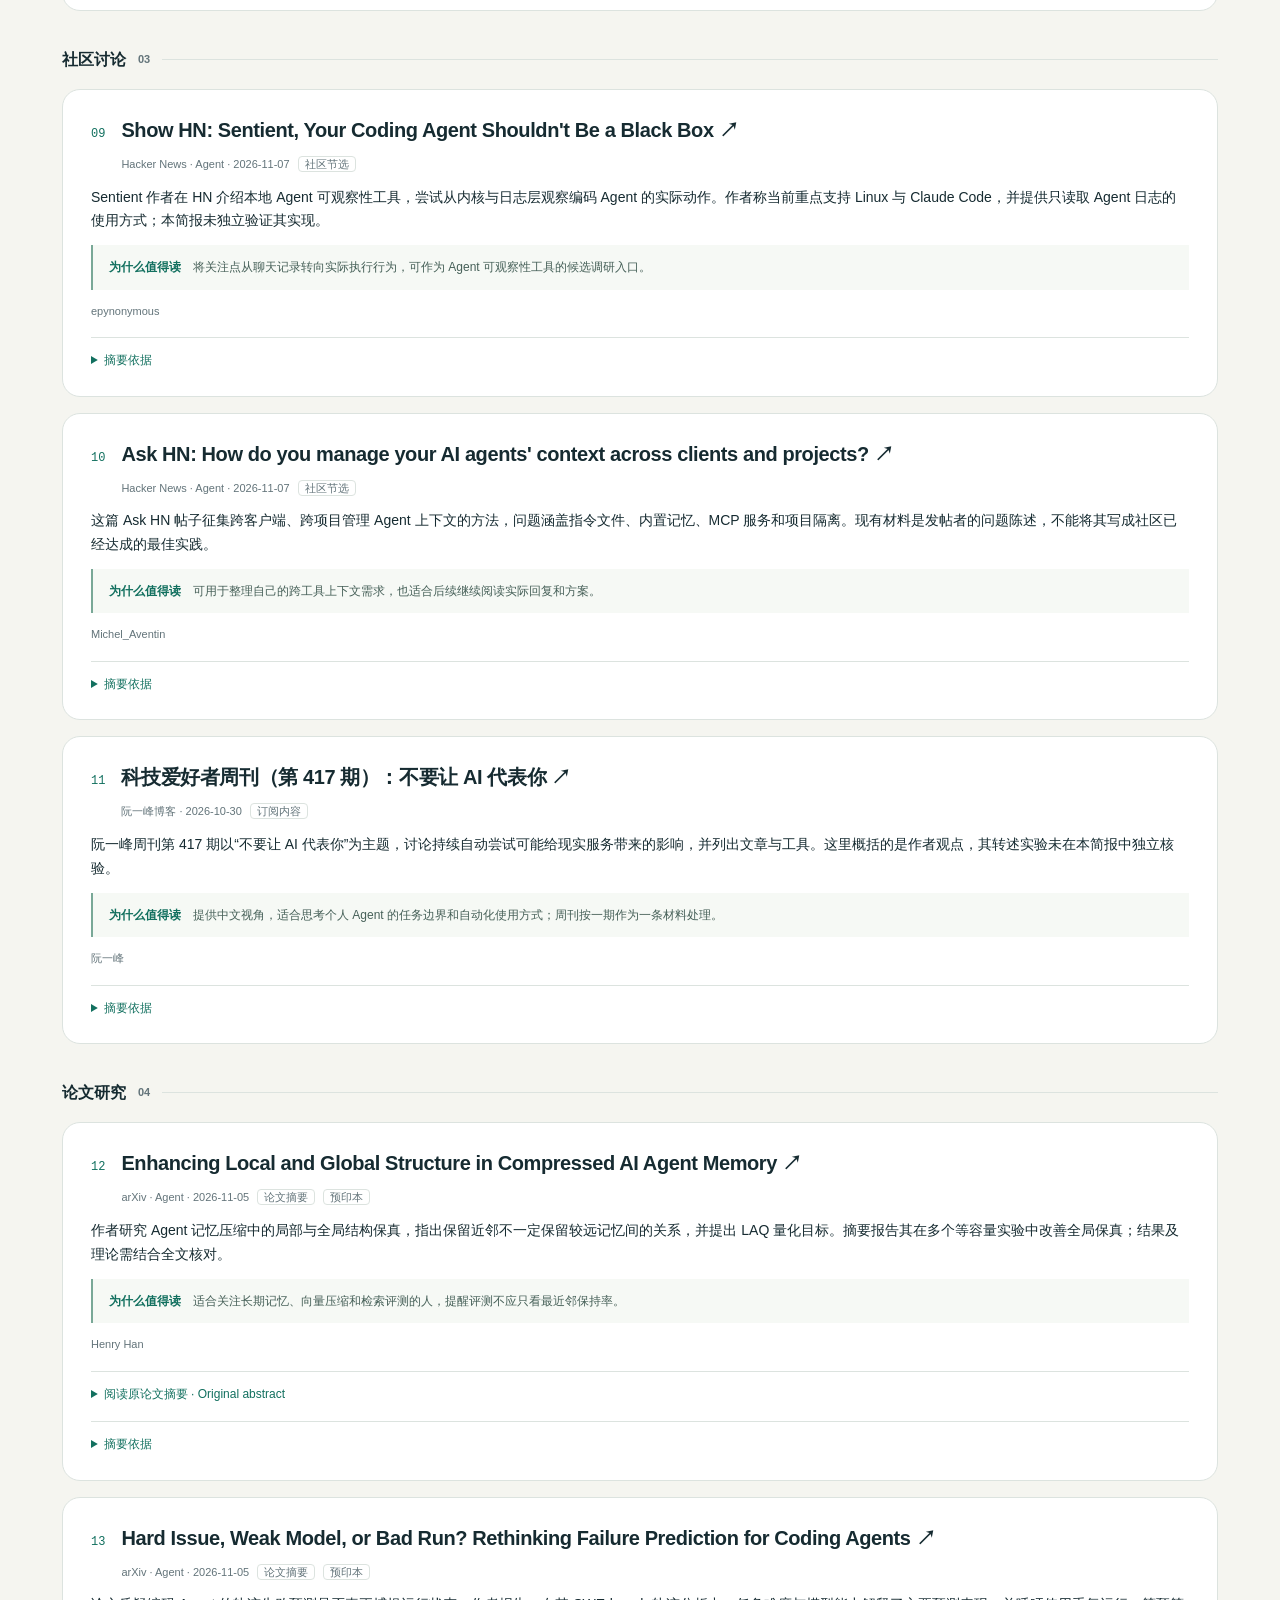
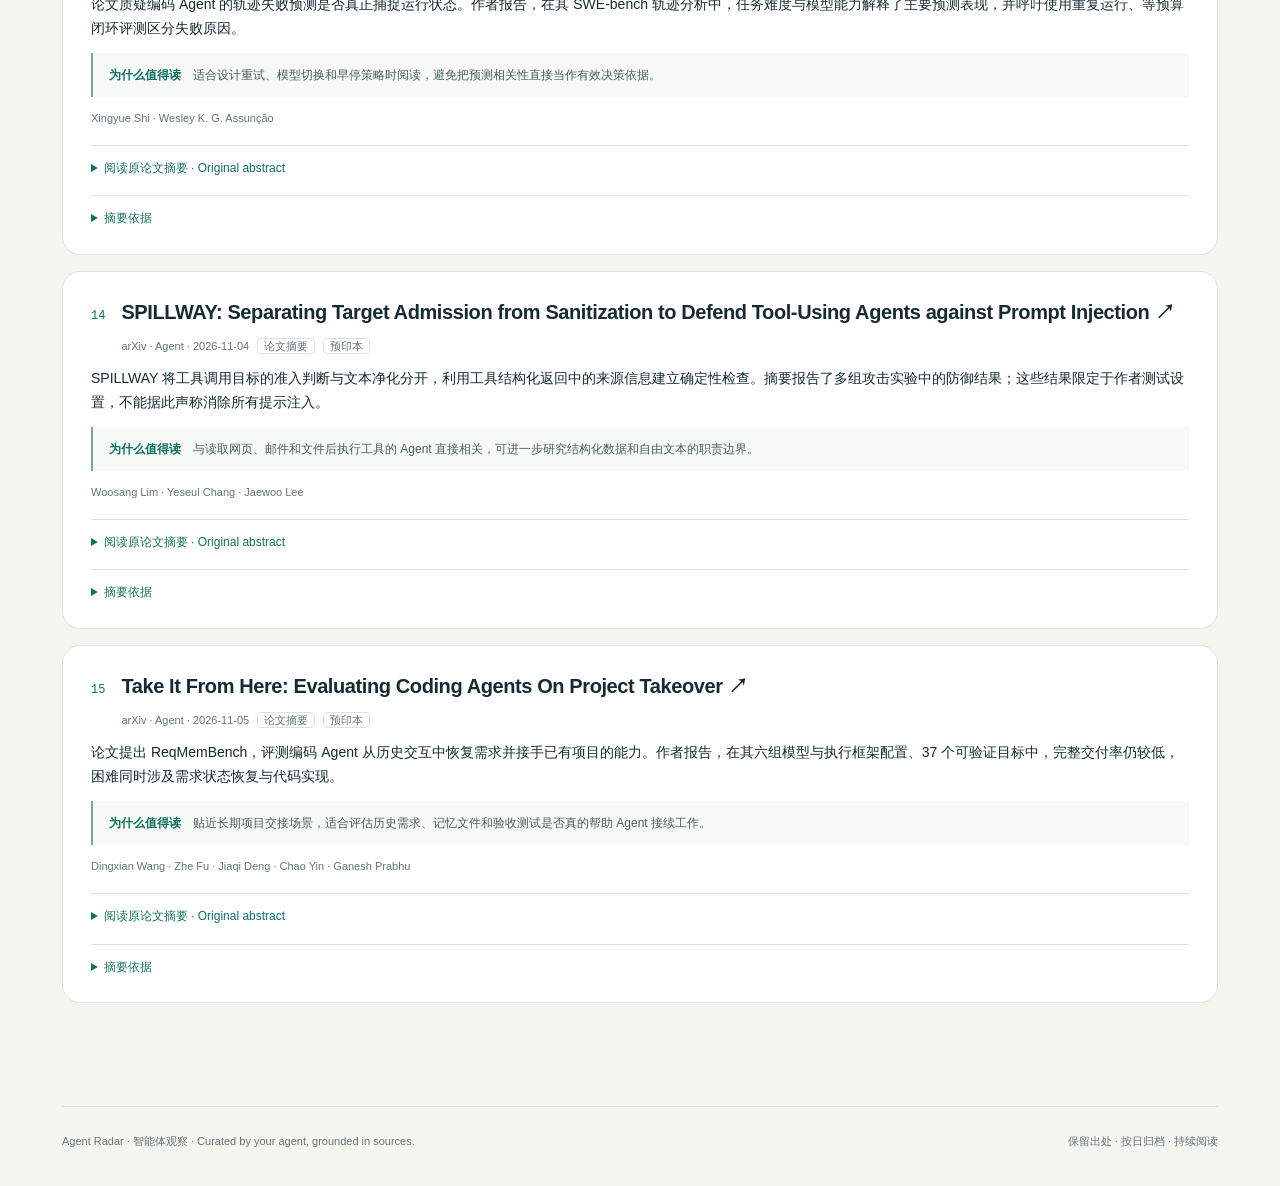
<file: docs/2026-11-08/20261108T061728Z-6eab8262.html>
<!doctype html>
<html lang="zh-CN"><head><meta charset="utf-8"><meta name="viewport" content="width=device-width, initial-scale=1">
<title>Agent 技术观察：工具更新、记忆与执行 · Agent Radar</title><meta name="description" content="由 Agent 筛选的技术动态、教程、开源项目与论文简报">
<link rel="stylesheet" href="../assets/radar.css"><script src="../assets/radar.js" defer></script></head>
<body><a class="skip" href="#main">跳到正文</a><div class="wrap"><header class="masthead">
<a class="brand" href="../index.html"><span class="mark" aria-hidden="true">◎</span>Agent Radar<span class="small">智能体观察</span></a>
<nav aria-label="主导航"><a href="../index.html">简报档案</a><a href="../index.html#about">关于</a></nav></header>
<main id="main"><section class="report-hero"><a class="back" href="index.html">← 2026-11-08 的简报</a>
<div class="eyebrow" style="margin-top:26px"><span class="dot"></span>持续追踪 / 2026-11-08</div>
<h1>Agent 技术观察：工具更新、记忆与执行</h1><p class="overview">从 Codex 与 Claude Code 的工作流更新，到可观察性、跨工具上下文和 Agent 研究，精选 15 条值得继续阅读的材料。涵盖最近两周的动态及实践案例，保留原始出处和论文摘要。</p><div class="report-meta"><span>15 条入选</span><span>Codex 筛选与总结</span><span>Asia/Hong_Kong</span></div></section>
<div class="notice">部分来源覆盖受限：Codex releases。已保留能够获取的材料。</div><div class="notice">这是已保存材料的演示快照。博客观点、社区自述与论文作者的实验报告分别标明；发布说明可能为节选，论文条目仅依据摘要，未进行全文评审。</div><nav class="pills" aria-label="简报目录"><a class="pill" href="#section-0">技术动态 · 4</a><a class="pill" href="#section-1">教程实践 · 2</a><a class="pill" href="#section-2">开源项目 · 2</a><a class="pill" href="#section-3">社区讨论 · 3</a><a class="pill" href="#section-4">论文研究 · 4</a></nav><section class="entries"><h2 class="category-title" id="section-0">技术动态 <span class="small">04</span></h2><article class="entry" id="item-b8ddb6db7e02a2ca1f760b7c"><div class="entry-head"><span class="entry-number">01</span>
<div><h3><a href="https://github.com/openai/codex/releases/tag/rust-v0.167.0" target="_blank" rel="noopener noreferrer">0.167.0 ↗</a></h3>
<div class="small">Codex releases · 更新 2026-11-06 <span class="badge">发布说明</span></div></div></div>
<p>Codex 0.167.0 增强多会话操作：命令中心显示未读结果，终端支持切换连接的后端并保留草稿，还增加图片附件预览与系统代理选项。发布说明也列出上下文压缩和会话恢复的修复。</p><p class="reason"><strong>为什么值得读</strong>　适合同时管理多个项目或后端的使用者，可据此检查升级后哪些日常操作发生变化。</p>
<div class="small">github-actions[bot]</div>
<details><summary>摘要依据</summary><blockquote>Switch between connected backends from the terminal session picker and keep your drafts when switching</blockquote><a href="https://github.com/openai/codex/releases/tag/rust-v0.167.0" target="_blank" rel="noopener noreferrer">查看来源 ↗</a></details></article><article class="entry" id="item-ddf42b69c8e05c7b8432dd53"><div class="entry-head"><span class="entry-number">02</span>
<div><h3><a href="https://github.com/anthropics/claude-code/releases/tag/v2.1.317" target="_blank" rel="noopener noreferrer">anthropics/claude-code · v2.1.317 ↗</a></h3>
<div class="small">Claude Code releases · 2026-11-03 <span class="badge">发布说明</span></div></div></div>
<p>Claude Code v2.1.317 为 Agent SDK 钩子增加失败时阻断动作的选项，并增强云端定时任务的连接器提示。发布说明还列出 MCP 连接、登录刷新及循环唤醒相关修复。</p><p class="reason"><strong>为什么值得读</strong>　适合维护自动化任务时查阅，尤其是钩子失败后的行为和定时任务配置的可见性。</p>
<div class="small">ashwin-ant</div>
<details><summary>摘要依据</summary><blockquote>Added `onFailure: &quot;block&quot;` for Agent SDK hook callbacks</blockquote><a href="https://github.com/anthropics/claude-code/releases/tag/v2.1.317" target="_blank" rel="noopener noreferrer">查看来源 ↗</a></details></article><article class="entry" id="item-7cf21137c37e547b10a35af8"><div class="entry-head"><span class="entry-number">03</span>
<div><h3><a href="https://github.com/anthropics/claude-code/releases/tag/v2.1.319" target="_blank" rel="noopener noreferrer">anthropics/claude-code · v2.1.319 ↗</a></h3>
<div class="small">Claude Code releases · 2026-11-06 <span class="badge">发布说明</span></div></div></div>
<p>Claude Code v2.1.319 增加终端 MCP 后台任务：服务器将调用作为任务运行时，客户端可以立即转到后台，并在结束时通知模型。该版本还增加可配置的权限拒绝行为等设置。</p><p class="reason"><strong>为什么值得读</strong>　适合需要长时间抓取、分析或外部工具作业的工作流，帮助理解等待与后台执行的区别。</p>
<div class="small">claude-code-publisher[bot]</div>
<details><summary>摘要依据</summary><blockquote>Added support for MCP tasks in the terminal: when an MCP server runs a tool call as a task, Claude Code moves it to the background right away and tells Claude the result when it finishes</blockquote><a href="https://github.com/anthropics/claude-code/releases/tag/v2.1.319" target="_blank" rel="noopener noreferrer">查看来源 ↗</a></details></article><article class="entry" id="item-797aba84ba3e9103d89f53cc"><div class="entry-head"><span class="entry-number">04</span>
<div><h3><a href="https://github.com/anthropics/claude-code/releases/tag/v2.1.318" target="_blank" rel="noopener noreferrer">anthropics/claude-code · v2.1.318 ↗</a></h3>
<div class="small">Claude Code releases · 2026-11-04 <span class="badge">发布说明</span></div></div></div>
<p>Claude Code v2.1.318 为 mod 的模型分叉提供独立 effort 选项，并显示已保存登录的到期时间。发布说明列出会话恢复、配置锁及后台作业相关修复，适合维护长期运行任务时查阅。</p><p class="reason"><strong>为什么值得读</strong>　能帮助区分会话本身的推理设置与子任务配置，也提醒定时作业需要关注登录有效期。</p>
<div class="small">ashwin-ant</div>
<details><summary>摘要依据</summary><blockquote>Added an `effort` option to a mod&#x27;s `$.model.fork`</blockquote><a href="https://github.com/anthropics/claude-code/releases/tag/v2.1.318" target="_blank" rel="noopener noreferrer">查看来源 ↗</a></details></article><h2 class="category-title" id="section-1">教程实践 <span class="small">02</span></h2><article class="entry" id="item-70f2bbbd704a353daaa01dce"><div class="entry-head"><span class="entry-number">05</span>
<div><h3><a href="https://simonwillison.net/2026/Oct/28/vibe-game-development/" target="_blank" rel="noopener noreferrer">The October inflection point for vibe game development ↗</a></h3>
<div class="small">Simon Willison · 2026-10-28 <span class="badge">订阅内容</span></div></div></div>
<p>Simon Willison 通过四个 HTML/JavaScript 游戏案例讨论 Agent 辅助开发，展示提示、迭代和可运行结果。他将游戏设计视为体验模型能力的试验场；其中模型能力比较属于作者个人经验。</p><p class="reason"><strong>为什么值得读</strong>　包含可运行作品和交互过程，适合作为课堂中从自然语言到可验证产物的实践参考。</p>

<details><summary>摘要依据</summary><blockquote>All four are built in HTML and JavaScript and run entirely in the browser.</blockquote><a href="https://simonwillison.net/2026/Oct/28/vibe-game-development/" target="_blank" rel="noopener noreferrer">查看来源 ↗</a></details></article><article class="entry" id="item-e65fcafff408f8083fa17a89"><div class="entry-head"><span class="entry-number">06</span>
<div><h3><a href="https://simonwillison.net/2026/Oct/29/how-i-built-the-most-ai-pilled-company-in-the-world/" target="_blank" rel="noopener noreferrer">Building a multiplayer game world with autonomous Fable-class models ↗</a></h3>
<div class="small">Simon Willison · 2026-10-29 <span class="badge">订阅内容</span></div></div></div>
<p>文章转述 Spawn 的自治开发案例：游戏内 Agent 根据玩家请求改变世界，开发 Agent 根据错误、日志和反馈推进修改，并依靠快速回滚和监控维持循环。这是团队自述的极端工程实践，不能直接推广为通用可靠性结论。</p><p class="reason"><strong>为什么值得读</strong>　提供观察反馈、部署与恢复如何连接成 Agent 工作流的具体案例，适合与传统持续交付对照阅读。</p>

<details><summary>摘要依据</summary><blockquote>Spawn is a massively multiplayer gaming environment where players can use prompts</blockquote><a href="https://simonwillison.net/2026/Oct/29/how-i-built-the-most-ai-pilled-company-in-the-world/" target="_blank" rel="noopener noreferrer">查看来源 ↗</a></details></article><h2 class="category-title" id="section-2">开源项目 <span class="small">02</span></h2><article class="entry" id="item-b0671b3fa0f50f9188d57435"><div class="entry-head"><span class="entry-number">07</span>
<div><h3><a href="https://simonwillison.net/2026/Nov/3/datasette-agent/" target="_blank" rel="noopener noreferrer">datasette-agent 0.5a0 ↗</a></h3>
<div class="small">Simon Willison · 2026-11-03 <span class="badge">订阅内容</span></div></div></div>
<p>Datasette Agent 0.5a0 增加侧边聊天面板，可在数据表或查询页面旁持续交互。作者说明，结合 datasette-apps 后，可以在数据库应用旁通过对话创建和修改应用。</p><p class="reason"><strong>为什么值得读</strong>　展示了把 Agent 放在实际工作对象旁边的界面方式，适合研究工具使用与产物反馈。</p>

<details><summary>摘要依据</summary><blockquote>The most notable new feature is called the panel</blockquote><a href="https://simonwillison.net/2026/Nov/3/datasette-agent/" target="_blank" rel="noopener noreferrer">查看来源 ↗</a></details></article><article class="entry" id="item-9d52bf97ae05725130debf62"><div class="entry-head"><span class="entry-number">08</span>
<div><h3><a href="https://simonwillison.net/2026/Nov/2/llm/" target="_blank" rel="noopener noreferrer">llm 0.37 ↗</a></h3>
<div class="small">Simon Willison · 2026-11-02 <span class="badge">订阅内容</span></div></div></div>
<p>LLM 0.37 更新命令行与 Python 工具，新增配置兼容 OpenAI 端点的命令，并扩展二进制嵌入内容类型。作者也分享了借助模型筛选开源 PR 的维护经验。</p><p class="reason"><strong>为什么值得读</strong>　适合需要统一操作模型端点、构建轻量脚本，或了解 Agent 辅助开源维护的人。</p>

<details><summary>摘要依据</summary><blockquote>a new llm openai endpoint add command to make it easier to configure additional models that use OpenAI-compatible endpoints.</blockquote><a href="https://simonwillison.net/2026/Nov/2/llm/" target="_blank" rel="noopener noreferrer">查看来源 ↗</a></details></article><h2 class="category-title" id="section-3">社区讨论 <span class="small">03</span></h2><article class="entry" id="item-39b23f7babe95f92a4a9fcb8"><div class="entry-head"><span class="entry-number">09</span>
<div><h3><a href="https://nosaka.ai/sentient/" target="_blank" rel="noopener noreferrer">Show HN: Sentient, Your Coding Agent Shouldn&#x27;t Be a Black Box ↗</a></h3>
<div class="small">Hacker News · Agent · 2026-11-07 <span class="badge">社区节选</span></div></div></div>
<p>Sentient 作者在 HN 介绍本地 Agent 可观察性工具，尝试从内核与日志层观察编码 Agent 的实际动作。作者称当前重点支持 Linux 与 Claude Code，并提供只读取 Agent 日志的使用方式；本简报未独立验证其实现。</p><p class="reason"><strong>为什么值得读</strong>　将关注点从聊天记录转向实际执行行为，可作为 Agent 可观察性工具的候选调研入口。</p>
<div class="small">epynonymous</div>
<details><summary>摘要依据</summary><blockquote>it&#x27;s open source (mit license), runs completely locally, no cloud syncing, read only, and watches actions straight from the kernel.</blockquote><a href="https://nosaka.ai/sentient/" target="_blank" rel="noopener noreferrer">查看来源 ↗</a></details></article><article class="entry" id="item-0f601825cf49dc42b3a67797"><div class="entry-head"><span class="entry-number">10</span>
<div><h3><a href="https://news.ycombinator.com/item?id=50403153" target="_blank" rel="noopener noreferrer">Ask HN: How do you manage your AI agents&#x27; context across clients and projects? ↗</a></h3>
<div class="small">Hacker News · Agent · 2026-11-07 <span class="badge">社区节选</span></div></div></div>
<p>这篇 Ask HN 帖子征集跨客户端、跨项目管理 Agent 上下文的方法，问题涵盖指令文件、内置记忆、MCP 服务和项目隔离。现有材料是发帖者的问题陈述，不能将其写成社区已经达成的最佳实践。</p><p class="reason"><strong>为什么值得读</strong>　可用于整理自己的跨工具上下文需求，也适合后续继续阅读实际回复和方案。</p>
<div class="small">Michel_Aventin</div>
<details><summary>摘要依据</summary><blockquote>What costs me the most isn&#x27;t the work itself, it&#x27;s the context:</blockquote><a href="https://news.ycombinator.com/item?id=50403153" target="_blank" rel="noopener noreferrer">查看来源 ↗</a></details></article><article class="entry" id="item-7d60d582ce07f31e4730d56d"><div class="entry-head"><span class="entry-number">11</span>
<div><h3><a href="http://www.ruanyifeng.com/blog/2026/10/weekly-issue-417.html" target="_blank" rel="noopener noreferrer">科技爱好者周刊（第 417 期）：不要让 AI 代表你 ↗</a></h3>
<div class="small">阮一峰博客 · 2026-10-30 <span class="badge">订阅内容</span></div></div></div>
<p>阮一峰周刊第 417 期以“不要让 AI 代表你”为主题，讨论持续自动尝试可能给现实服务带来的影响，并列出文章与工具。这里概括的是作者观点，其转述实验未在本简报中独立核验。</p><p class="reason"><strong>为什么值得读</strong>　提供中文视角，适合思考个人 Agent 的任务边界和自动化使用方式；周刊按一期作为一条材料处理。</p>
<div class="small">阮一峰</div>
<details><summary>摘要依据</summary><blockquote>你可以用 AI 帮助自己学习和工作，但不要让它代表你，因为会造成社会混乱。</blockquote><a href="http://www.ruanyifeng.com/blog/2026/10/weekly-issue-417.html" target="_blank" rel="noopener noreferrer">查看来源 ↗</a></details></article><h2 class="category-title" id="section-4">论文研究 <span class="small">04</span></h2><article class="entry" id="item-d503de893c5a697206c5a588"><div class="entry-head"><span class="entry-number">12</span>
<div><h3><a href="http://arxiv.org/abs/2611.08341v1" target="_blank" rel="noopener noreferrer">Enhancing Local and Global Structure in Compressed AI Agent Memory ↗</a></h3>
<div class="small">arXiv · Agent · 2026-11-05 <span class="badge">论文摘要</span> <span class="badge">预印本</span></div></div></div>
<p>作者研究 Agent 记忆压缩中的局部与全局结构保真，指出保留近邻不一定保留较远记忆间的关系，并提出 LAQ 量化目标。摘要报告其在多个等容量实验中改善全局保真；结果及理论需结合全文核对。</p><p class="reason"><strong>为什么值得读</strong>　适合关注长期记忆、向量压缩和检索评测的人，提醒评测不应只看最近邻保持率。</p>
<div class="small">Henry Han</div><details><summary>阅读原论文摘要 · Original abstract</summary><p>AI agents store text as embedding vectors and compress them at scale. A compression is accepted when each item&#x27;s nearest neighbors survive, but agents also consolidate, delete, and compare memories, tasks that depend on which items lie far apart. We evaluate both ends with two label-free fidelities from our prior work: the local fidelity $L$ at 10 neighbors and the global fidelity $G$ at 30 to 50 percent of the memory. At 96 bytes per passage, rescored binary codes reach an $L$ of 0.97 yet move 10.1 percent of passages to another theme; PCA with 8-bit codes, at an $L$ of 0.77, moves 1.7 percent. Rescoring leaves the stored codes, and thus $G$, unchanged. We prove that across the $G$ band, $1-ν_k$ is at most 2 to 2.18 times the square root of the near-far rank-violation rate, and that this rate follows the distance noise of the compression (correlation 0.979). Our locality-aware quantization (LAQ) turns the bound into a hinge objective on the codebooks of an OPQ index, keeping its bytes, rotation, and search. To our knowledge, LAQ is the first quantizer whose objective comes from a proven bound on the far end. Reconstruction alone raises $G$ in 0 of 52 held-out runs; the far hinge raises it in all 52. LAQ raises $G$ in all 52 ($p=8.5\times 10^{-4}$ over 13 memory-encoder groups), including the external FinDER memory, has the highest $G$ of seven equal-size quantizers in all 12 Multi-Doc-2025 runs, scales to a million passages, and keeps evidence recall.</p></details>
<details><summary>摘要依据</summary><blockquote>AI agents store text as embedding vectors and compress them at scale.</blockquote><a href="http://arxiv.org/abs/2611.08341v1" target="_blank" rel="noopener noreferrer">查看来源 ↗</a></details></article><article class="entry" id="item-bc8b132648d502629ec572a5"><div class="entry-head"><span class="entry-number">13</span>
<div><h3><a href="http://arxiv.org/abs/2611.08285v1" target="_blank" rel="noopener noreferrer">Hard Issue, Weak Model, or Bad Run? Rethinking Failure Prediction for Coding Agents ↗</a></h3>
<div class="small">arXiv · Agent · 2026-11-05 <span class="badge">论文摘要</span> <span class="badge">预印本</span></div></div></div>
<p>论文质疑编码 Agent 的轨迹失败预测是否真正捕捉运行状态。作者报告，在其 SWE-bench 轨迹分析中，任务难度与模型能力解释了主要预测表现，并呼吁使用重复运行、等预算闭环评测区分失败原因。</p><p class="reason"><strong>为什么值得读</strong>　适合设计重试、模型切换和早停策略时阅读，避免把预测相关性直接当作有效决策依据。</p>
<div class="small">Xingyue Shi · Wesley K. G. Assunção</div><details><summary>阅读原论文摘要 · Original abstract</summary><p>Trajectory-based failure predictors for software engineering (SE) agents read the partial trajectory of a run to flag whether it is going right or wrong. If it is going wrong, the run can be stopped, retried, or switched to another model. We ask whether these predictors learn anything about the run itself. On public SWE-bench Verified trajectories, where each model attempts each issue once, two run-independent factors dominate predictor performance. The first is issue difficulty: a reference score that never looks at the run, only at how hard the issue is for other models, reaches 0.92 AUROC, whereas trajectory predictors reach about 0.62. The second is model ability: within an issue, knowing which model ran predicts failure better than our predictors do, and the predictors largely reproduce the overall ability ranking of the models. Beyond difficulty and ability, what predictors gain from the trajectory is statistically equivalent to zero. This confusion carries over to the actions taken after a prediction. Model switching is often motivated by the gap between the best single model&#x27;s resolution rate and an any-model oracle. This gap is no larger than random variation alone produces. Per-issue switching gains nothing on held-out runs. In a repeated-run pilot, the same model often solves an issue in some runs and fails it in others. Retrying thus has real room to repair failures, but it rescues only failures caused by a bad run, not those on an issue beyond the model&#x27;s ability. Current predictors cannot tell the causes apart, as they mostly predict the issue and the model, not the run. We call for failure prediction that explains why a run fails, evaluated on repeated-run benchmarks and in closed-loop, equal-budget settings.</p></details>
<details><summary>摘要依据</summary><blockquote>two run-independent factors dominate predictor performance.</blockquote><a href="http://arxiv.org/abs/2611.08285v1" target="_blank" rel="noopener noreferrer">查看来源 ↗</a></details></article><article class="entry" id="item-163311fe87f0a7ae724ee76e"><div class="entry-head"><span class="entry-number">14</span>
<div><h3><a href="http://arxiv.org/abs/2611.07222v1" target="_blank" rel="noopener noreferrer">SPILLWAY: Separating Target Admission from Sanitization to Defend Tool-Using Agents against Prompt Injection ↗</a></h3>
<div class="small">arXiv · Agent · 2026-11-04 <span class="badge">论文摘要</span> <span class="badge">预印本</span></div></div></div>
<p>SPILLWAY 将工具调用目标的准入判断与文本净化分开，利用工具结构化返回中的来源信息建立确定性检查。摘要报告了多组攻击实验中的防御结果；这些结果限定于作者测试设置，不能据此声称消除所有提示注入。</p><p class="reason"><strong>为什么值得读</strong>　与读取网页、邮件和文件后执行工具的 Agent 直接相关，可进一步研究结构化数据和自由文本的职责边界。</p>
<div class="small">Woosang Lim · Yeseul Chang · Jaewoo Lee</div><details><summary>阅读原论文摘要 · Original abstract</summary><p>Tool-using agents act on email, files, and payments, so an instruction hidden in a web page or a shared document can make an agent send data or money to an attacker. Many runtime defenses put a language model on the decision that lets an action through, so the decision depends on a model that may read the attacker&#x27;s text and adds model calls to every step. Provenance defenses keep the model off the final check but need a model to plan or route each task first. Where an action goes can instead be read from the tools&#x27; typed returns: an email&#x27;s sender or a payment&#x27;s account arrives in a typed field, while injected instructions arrive as free text. SPILLWAY turns this observation into a deterministic floor with no per-task plan. The check admits a call when each target value that appears in tool output but not in the user&#x27;s task was returned by a read-only tool in a typed field or is covered by a fixed delegation rule. A deterministic sanitizer removes instruction-like regions its fixed rules match before the model reads them and retains the removed spans as evidence, and a local judge may restore a refused call, never one whose target lies in the removed text. Across three backbones, and seven task suites on one of them, no standard templated injection redirects an action to an attacker&#x27;s target under SPILLWAY, at the highest observed mean utility and composite scores (NRP, ERS) of the defenses we run under that attack. A forged chat template also produces a raw zero, and mean in-scope attack success under a released reinforcement-learning attacker is .007. SPILLWAY reaches this floor with no defense-triggered backbone re-run and almost no added model call. As personal AI agents act on users&#x27; email, files, and payments, SPILLWAY gives them an auditable refusal floor on where their actions go that keeps them useful and holds across backbones.</p></details>
<details><summary>摘要依据</summary><blockquote>Where an action goes can instead be read from the tools&#x27; typed returns:</blockquote><a href="http://arxiv.org/abs/2611.07222v1" target="_blank" rel="noopener noreferrer">查看来源 ↗</a></details></article><article class="entry" id="item-cc25c07811d7467702ea3180"><div class="entry-head"><span class="entry-number">15</span>
<div><h3><a href="http://arxiv.org/abs/2611.07307v1" target="_blank" rel="noopener noreferrer">Take It From Here: Evaluating Coding Agents On Project Takeover ↗</a></h3>
<div class="small">arXiv · Agent · 2026-11-05 <span class="badge">论文摘要</span> <span class="badge">预印本</span></div></div></div>
<p>论文提出 ReqMemBench，评测编码 Agent 从历史交互中恢复需求并接手已有项目的能力。作者报告，在其六组模型与执行框架配置、37 个可验证目标中，完整交付率仍较低，困难同时涉及需求状态恢复与代码实现。</p><p class="reason"><strong>为什么值得读</strong>　贴近长期项目交接场景，适合评估历史需求、记忆文件和验收测试是否真的帮助 Agent 接续工作。</p>
<div class="small">Dingxian Wang · Zhe Fu · Jiaqi Deng · Chao Yin · Ganesh Prabhu</div><details><summary>阅读原论文摘要 · Original abstract</summary><p>Coding agents increasingly collaborate on long-term projects. When taking over a project, they need to recover currently applicable requirements from the interaction history and update them in response to new requests. However, most coding benchmarks do not include long interaction histories, and some evaluations that consider history still do not cover the full process from requirement reconstruction to project delivery. We therefore provide agents with the interaction history, current request, and pre-request project environment, ask them to make the requested changes, and assess takeover performance through delivery tests. Across six model-harness configurations and 37 targets eligible for executable validation, the mean complete-delivery rate under Full History is only 4.95%. We then use requirement atoms to independently diagnose a larger set of takeover targets, examining relevant information identification, pre-request state reconstruction, and current request processing. We further supply correct pre-request or target states to examine the remaining difficulties in requirement processing and project modification. The diagnostics show that none of the six configurations produces fully correct post-request requirement states, and a case illustrates omission of previously recovered constraints during updating. With correct target states supplied, the mean complete-delivery rate is 8.11%, with build and regression pass rates of 96.40% and 90.99%, but target-test success remains 9.01%. These results show difficulties in both forming target requirement states and implementing supplied targets in existing projects. Based on these findings, we introduce ReqMemBench, which combines requirement diagnostics with delivery validation to support systematic evaluation of project takeover.</p></details>
<details><summary>摘要依据</summary><blockquote>When taking over a project, they need to recover currently applicable requirements from the interaction history</blockquote><a href="http://arxiv.org/abs/2611.07307v1" target="_blank" rel="noopener noreferrer">查看来源 ↗</a></details></article></section></main><footer class="footer"><span>Agent Radar · 智能体观察 · Curated by your agent, grounded in sources.</span><span>保留出处 · 按日归档 · 持续阅读</span></footer></div></body></html>
</file>
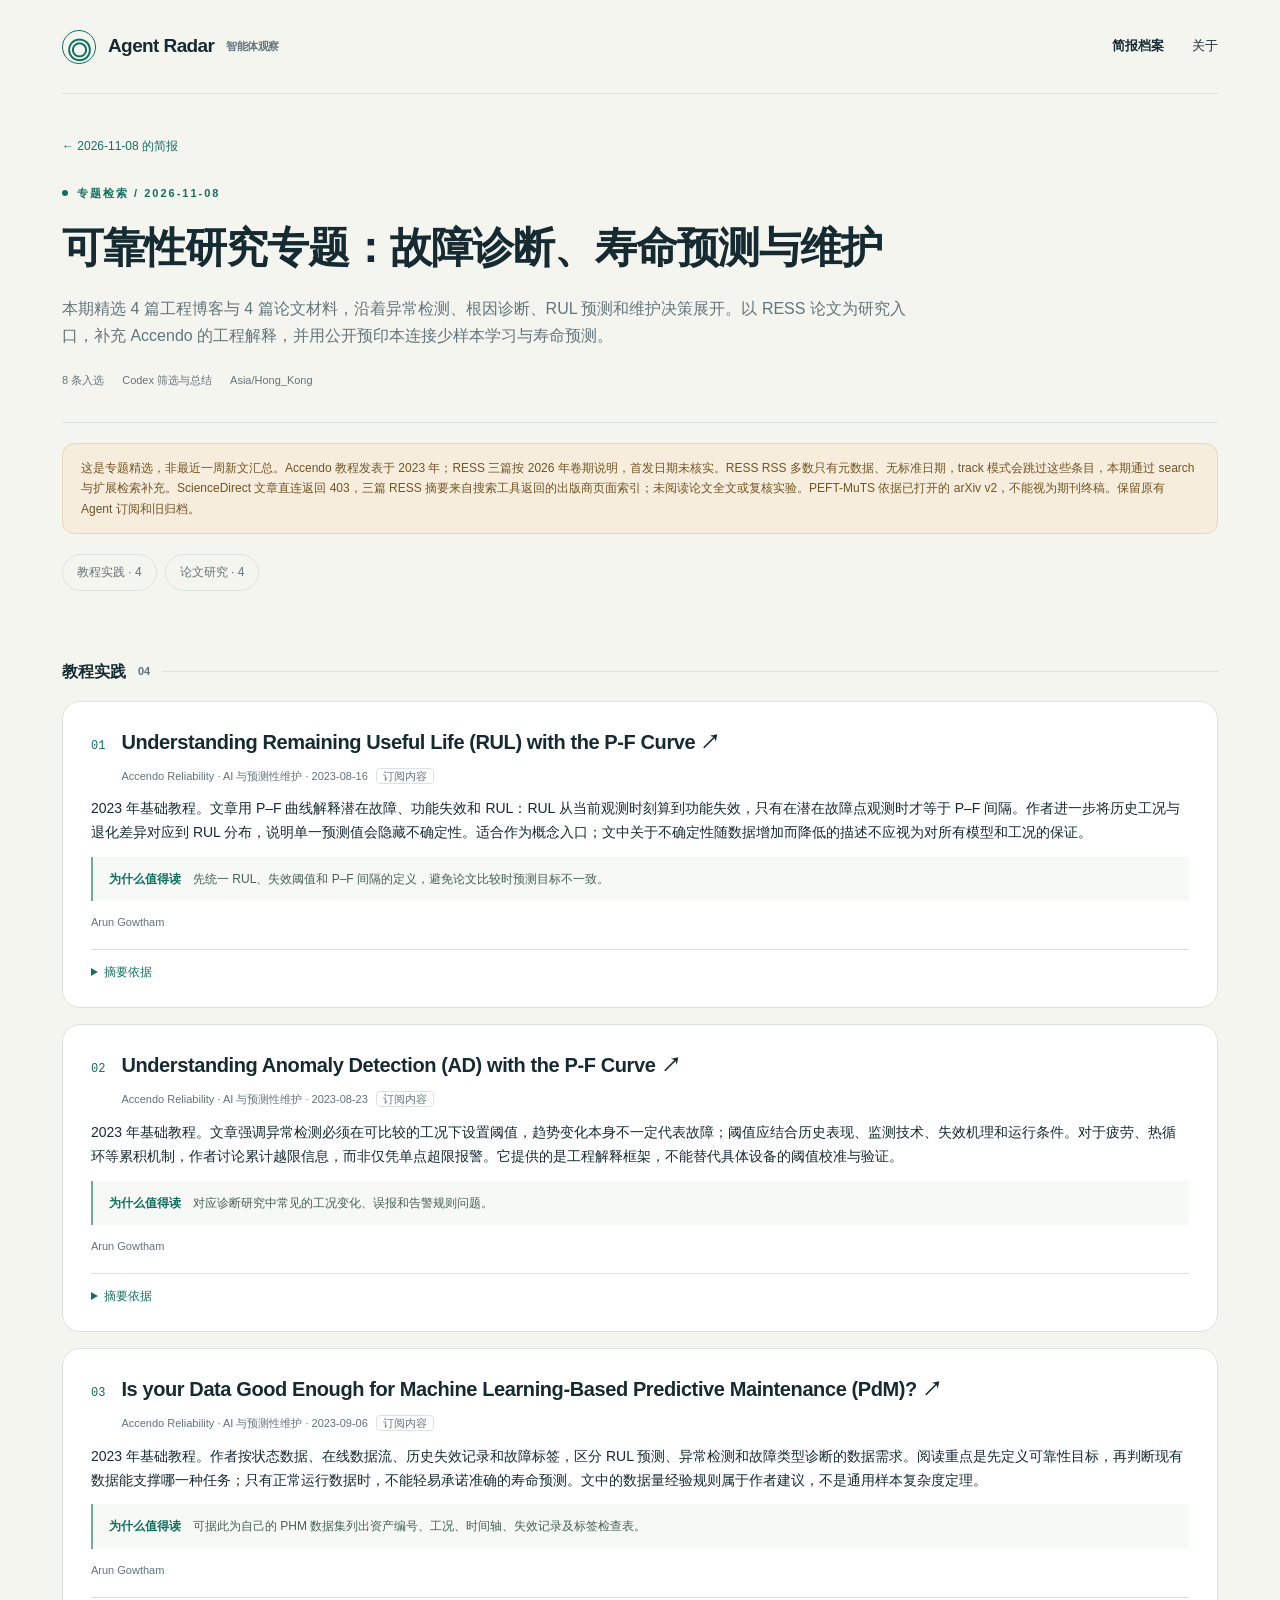
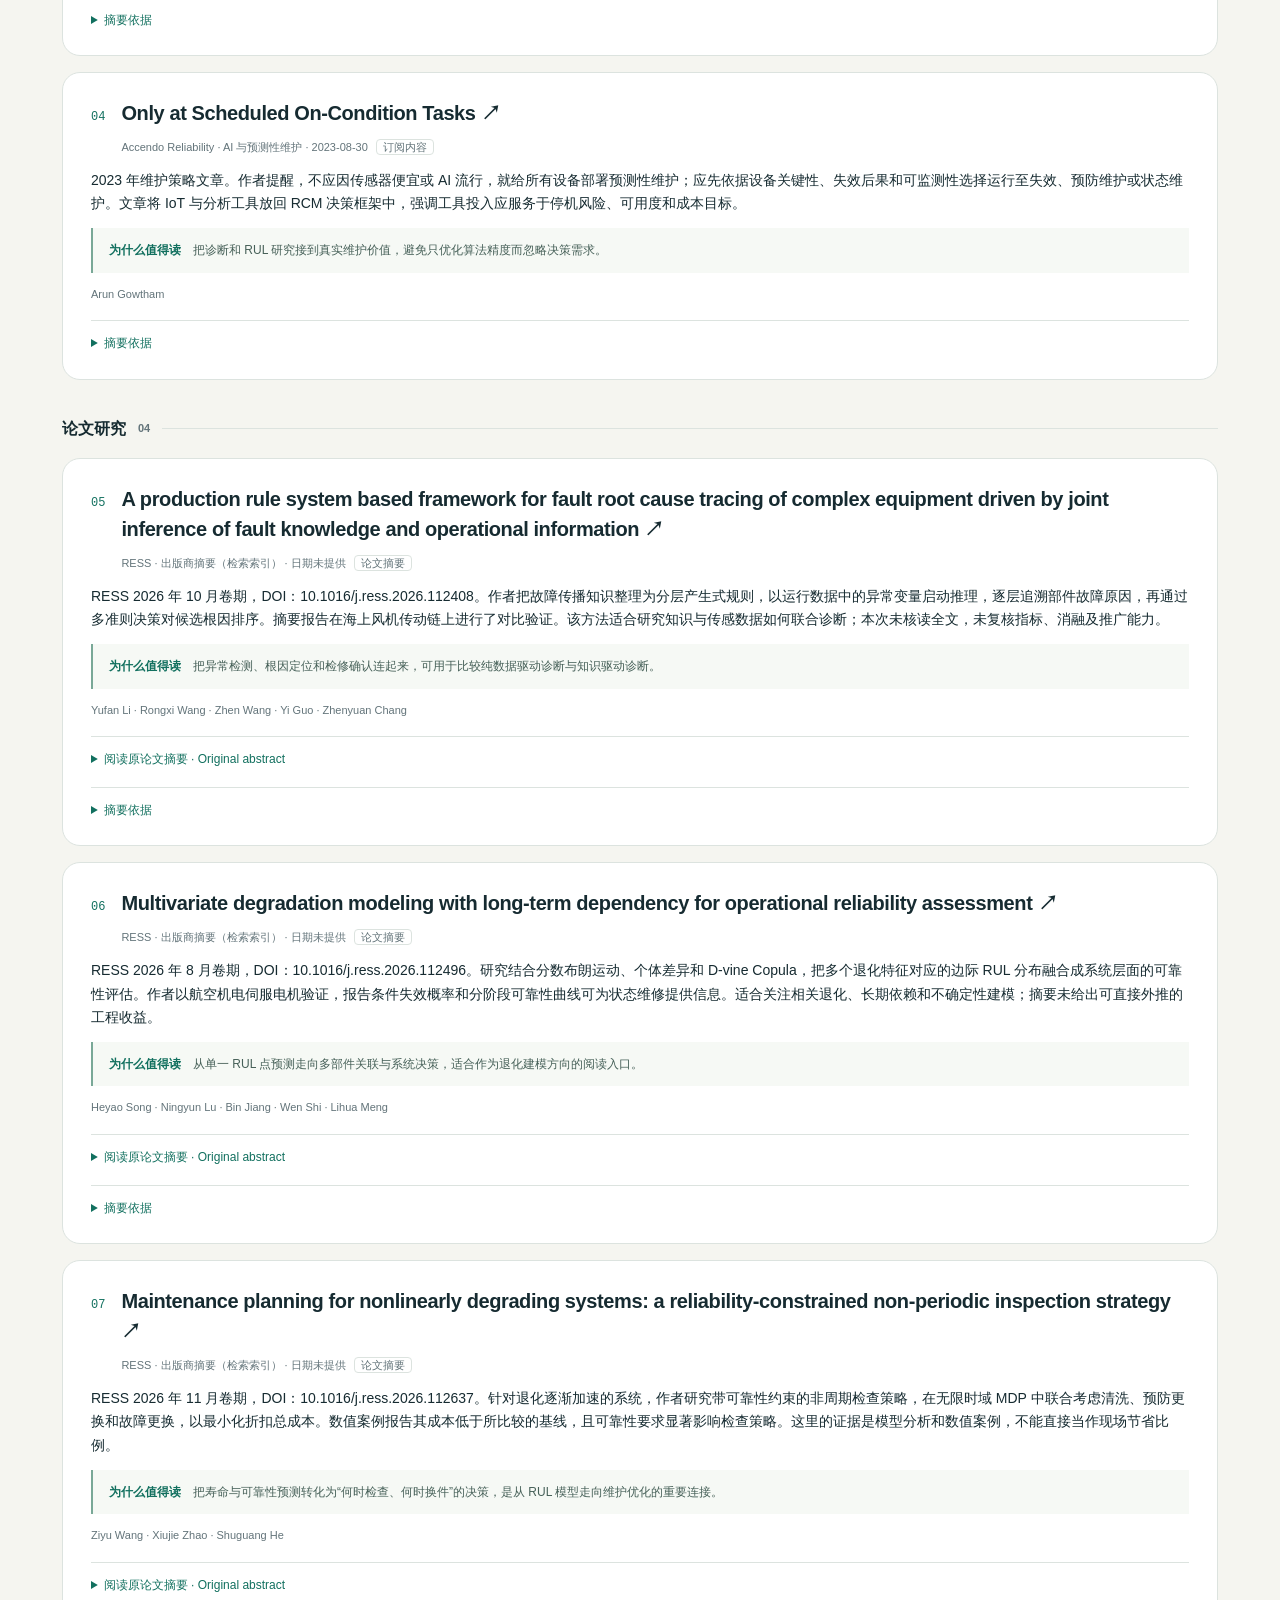
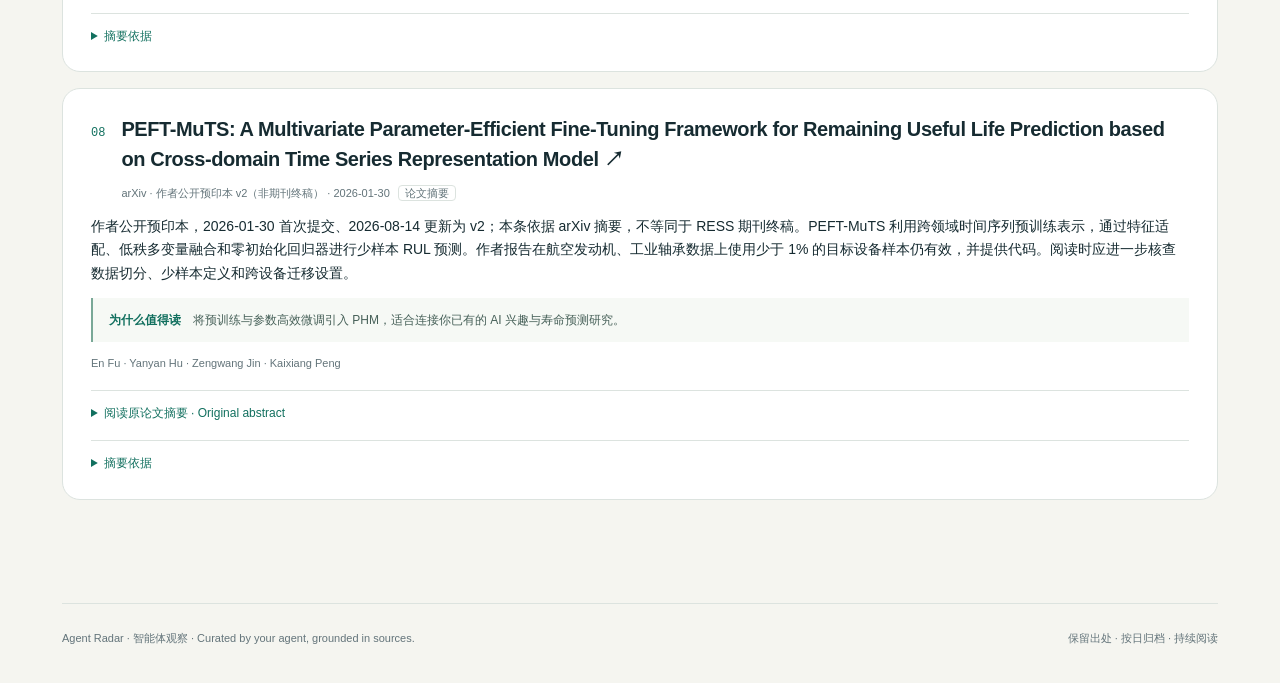
<file: docs/2026-11-08/20261108T153917Z-9042a855.html>
<!doctype html>
<html lang="zh-CN"><head><meta charset="utf-8"><meta name="viewport" content="width=device-width, initial-scale=1">
<title>可靠性研究专题：故障诊断、寿命预测与维护 · Agent Radar</title><meta name="description" content="由 Agent 筛选的技术动态、教程、开源项目与论文简报">
<link rel="stylesheet" href="../assets/radar.css"><script src="../assets/radar.js" defer></script></head>
<body><a class="skip" href="#main">跳到正文</a><div class="wrap"><header class="masthead">
<a class="brand" href="../index.html"><span class="mark" aria-hidden="true">◎</span>Agent Radar<span class="small">智能体观察</span></a>
<nav aria-label="主导航"><a href="../index.html">简报档案</a><a href="../index.html#about">关于</a></nav></header>
<main id="main"><section class="report-hero"><a class="back" href="index.html">← 2026-11-08 的简报</a>
<div class="eyebrow" style="margin-top:26px"><span class="dot"></span>专题检索 / 2026-11-08</div>
<h1>可靠性研究专题：故障诊断、寿命预测与维护</h1><p class="overview">本期精选 4 篇工程博客与 4 篇论文材料，沿着异常检测、根因诊断、RUL 预测和维护决策展开。以 RESS 论文为研究入口，补充 Accendo 的工程解释，并用公开预印本连接少样本学习与寿命预测。</p><div class="report-meta"><span>8 条入选</span><span>Codex 筛选与总结</span><span>Asia/Hong_Kong</span></div></section>
<div class="notice">这是专题精选，非最近一周新文汇总。Accendo 教程发表于 2023 年；RESS 三篇按 2026 年卷期说明，首发日期未核实。RESS RSS 多数只有元数据、无标准日期，track 模式会跳过这些条目，本期通过 search 与扩展检索补充。ScienceDirect 文章直连返回 403，三篇 RESS 摘要来自搜索工具返回的出版商页面索引；未阅读论文全文或复核实验。PEFT-MuTS 依据已打开的 arXiv v2，不能视为期刊终稿。保留原有 Agent 订阅和旧归档。</div><nav class="pills" aria-label="简报目录"><a class="pill" href="#section-1">教程实践 · 4</a><a class="pill" href="#section-4">论文研究 · 4</a></nav><section class="entries"><h2 class="category-title" id="section-1">教程实践 <span class="small">04</span></h2><article class="entry" id="item-32f8549bb1ea9323d1cb138a"><div class="entry-head"><span class="entry-number">01</span>
<div><h3><a href="https://accendoreliability.com/understanding-remaining-useful-life-rul-with-the-p-f-curve/" target="_blank" rel="noopener noreferrer">Understanding Remaining Useful Life (RUL) with the P-F Curve ↗</a></h3>
<div class="small">Accendo Reliability · AI 与预测性维护 · 2023-08-16 <span class="badge">订阅内容</span></div></div></div>
<p>2023 年基础教程。文章用 P–F 曲线解释潜在故障、功能失效和 RUL：RUL 从当前观测时刻算到功能失效，只有在潜在故障点观测时才等于 P–F 间隔。作者进一步将历史工况与退化差异对应到 RUL 分布，说明单一预测值会隐藏不确定性。适合作为概念入口；文中关于不确定性随数据增加而降低的描述不应视为对所有模型和工况的保证。</p><p class="reason"><strong>为什么值得读</strong>　先统一 RUL、失效阈值和 P–F 间隔的定义，避免论文比较时预测目标不一致。</p>
<div class="small">Arun Gowtham</div>
<details><summary>摘要依据</summary><blockquote>Remaining Useful Life</blockquote><a href="https://accendoreliability.com/understanding-remaining-useful-life-rul-with-the-p-f-curve/" target="_blank" rel="noopener noreferrer">查看来源 ↗</a></details></article><article class="entry" id="item-dfddea1bcaef350d5f4708ea"><div class="entry-head"><span class="entry-number">02</span>
<div><h3><a href="https://accendoreliability.com/understanding-anomaly-detection-ad-with-the-p-f-curve/" target="_blank" rel="noopener noreferrer">Understanding Anomaly Detection (AD) with the P-F Curve ↗</a></h3>
<div class="small">Accendo Reliability · AI 与预测性维护 · 2023-08-23 <span class="badge">订阅内容</span></div></div></div>
<p>2023 年基础教程。文章强调异常检测必须在可比较的工况下设置阈值，趋势变化本身不一定代表故障；阈值应结合历史表现、监测技术、失效机理和运行条件。对于疲劳、热循环等累积机制，作者讨论累计越限信息，而非仅凭单点超限报警。它提供的是工程解释框架，不能替代具体设备的阈值校准与验证。</p><p class="reason"><strong>为什么值得读</strong>　对应诊断研究中常见的工况变化、误报和告警规则问题。</p>
<div class="small">Arun Gowtham</div>
<details><summary>摘要依据</summary><blockquote>The change in slope might be due to process variations or changes in operating conditions.</blockquote><a href="https://accendoreliability.com/understanding-anomaly-detection-ad-with-the-p-f-curve/" target="_blank" rel="noopener noreferrer">查看来源 ↗</a></details></article><article class="entry" id="item-f4769d9f76b8205c797f1e91"><div class="entry-head"><span class="entry-number">03</span>
<div><h3><a href="https://accendoreliability.com/is-your-data-good-enough-for-ml-predictive-maintenance/" target="_blank" rel="noopener noreferrer">Is your Data Good Enough for Machine Learning-Based Predictive Maintenance (PdM)? ↗</a></h3>
<div class="small">Accendo Reliability · AI 与预测性维护 · 2023-09-06 <span class="badge">订阅内容</span></div></div></div>
<p>2023 年基础教程。作者按状态数据、在线数据流、历史失效记录和故障标签，区分 RUL 预测、异常检测和故障类型诊断的数据需求。阅读重点是先定义可靠性目标，再判断现有数据能支撑哪一种任务；只有正常运行数据时，不能轻易承诺准确的寿命预测。文中的数据量经验规则属于作者建议，不是通用样本复杂度定理。</p><p class="reason"><strong>为什么值得读</strong>　可据此为自己的 PHM 数据集列出资产编号、工况、时间轴、失效记录及标签检查表。</p>
<div class="small">Arun Gowtham</div>
<details><summary>摘要依据</summary><blockquote>Historical Failure Records</blockquote><a href="https://accendoreliability.com/is-your-data-good-enough-for-ml-predictive-maintenance/" target="_blank" rel="noopener noreferrer">查看来源 ↗</a></details></article><article class="entry" id="item-80dea88b19b957de17d85f27"><div class="entry-head"><span class="entry-number">04</span>
<div><h3><a href="https://accendoreliability.com/only-at-scheduled-on-condition-tasks/" target="_blank" rel="noopener noreferrer">Only at Scheduled On-Condition Tasks ↗</a></h3>
<div class="small">Accendo Reliability · AI 与预测性维护 · 2023-08-30 <span class="badge">订阅内容</span></div></div></div>
<p>2023 年维护策略文章。作者提醒，不应因传感器便宜或 AI 流行，就给所有设备部署预测性维护；应先依据设备关键性、失效后果和可监测性选择运行至失效、预防维护或状态维护。文章将 IoT 与分析工具放回 RCM 决策框架中，强调工具投入应服务于停机风险、可用度和成本目标。</p><p class="reason"><strong>为什么值得读</strong>　把诊断和 RUL 研究接到真实维护价值，避免只优化算法精度而忽略决策需求。</p>
<div class="small">Arun Gowtham</div>
<details><summary>摘要依据</summary><blockquote>regardless of its criticality or other effectiveness</blockquote><a href="https://accendoreliability.com/only-at-scheduled-on-condition-tasks/" target="_blank" rel="noopener noreferrer">查看来源 ↗</a></details></article><h2 class="category-title" id="section-4">论文研究 <span class="small">04</span></h2><article class="entry" id="item-61f9f933e0e221e66d7062ef"><div class="entry-head"><span class="entry-number">05</span>
<div><h3><a href="https://www.sciencedirect.com/science/article/pii/S0951832026002243" target="_blank" rel="noopener noreferrer">A production rule system based framework for fault root cause tracing of complex equipment driven by joint inference of fault knowledge and operational information ↗</a></h3>
<div class="small">RESS · 出版商摘要（检索索引） · 日期未提供 <span class="badge">论文摘要</span></div></div></div>
<p>RESS 2026 年 10 月卷期，DOI：10.1016/j.ress.2026.112408。作者把故障传播知识整理为分层产生式规则，以运行数据中的异常变量启动推理，逐层追溯部件故障原因，再通过多准则决策对候选根因排序。摘要报告在海上风机传动链上进行了对比验证。该方法适合研究知识与传感数据如何联合诊断；本次未核读全文，未复核指标、消融及推广能力。</p><p class="reason"><strong>为什么值得读</strong>　把异常检测、根因定位和检修确认连起来，可用于比较纯数据驱动诊断与知识驱动诊断。</p>
<div class="small">Yufan Li · Rongxi Wang · Zhen Wang · Yi Guo · Zhenyuan Chang</div><details><summary>阅读原论文摘要 · Original abstract</summary><p>Fault root cause tracing (FRCT) is crucial for the reliable operation of complex equipment. However, component-level FRCT in large complex systems remains difficult due to the multiplicity of fault modes and the reliance on experienced engineers to interpret variable-level causes. Fault-centric hybrid methods have been explored, yet existing studies still face challenges of limited scalability, insufficient utilization of operational information, and subjectivity introduced by manually designed indicators. Therefore, a fault-centric FRCT framework that integrates fault knowledge and operational information through joint inference is proposed. A production rule system with hierarchical fault-level design is constructed, with rules derived from fault propagation knowledge and supplemented by abnormal monitoring variables. An anomaly detection algorithm extracts abnormal variable information from operational data as the starting point for inference. A hierarchical inference strategy then progressively traces system-level faults to failure causes, with certainty factors and occurrence degrees quantifying fault likelihood from knowledge and data perspectives, respectively. Finally, multi-criteria decision analysis ranks candidate causes to support rapid identification when combined with on-site inspection. The framework is validated on an offshore wind turbine drivetrain through comparative experiments. Results show that it effectively supports fault-centric hybrid FRCT and enhances the efficiency and accuracy of maintenance in complex equipment.</p></details>
<details><summary>摘要依据</summary><blockquote>A production rule system with hierarchical fault-level design is constructed</blockquote><a href="https://www.sciencedirect.com/science/article/pii/S0951832026002243" target="_blank" rel="noopener noreferrer">查看来源 ↗</a></details></article><article class="entry" id="item-15651150a46caea432982eb1"><div class="entry-head"><span class="entry-number">06</span>
<div><h3><a href="https://www.sciencedirect.com/science/article/pii/S0951832026003121" target="_blank" rel="noopener noreferrer">Multivariate degradation modeling with long-term dependency for operational reliability assessment ↗</a></h3>
<div class="small">RESS · 出版商摘要（检索索引） · 日期未提供 <span class="badge">论文摘要</span></div></div></div>
<p>RESS 2026 年 8 月卷期，DOI：10.1016/j.ress.2026.112496。研究结合分数布朗运动、个体差异和 D-vine Copula，把多个退化特征对应的边际 RUL 分布融合成系统层面的可靠性评估。作者以航空机电伺服电机验证，报告条件失效概率和分阶段可靠性曲线可为状态维修提供信息。适合关注相关退化、长期依赖和不确定性建模；摘要未给出可直接外推的工程收益。</p><p class="reason"><strong>为什么值得读</strong>　从单一 RUL 点预测走向多部件关联与系统决策，适合作为退化建模方向的阅读入口。</p>
<div class="small">Heyao Song · Ningyun Lu · Bin Jiang · Wen Shi · Lihua Meng</div><details><summary>阅读原论文摘要 · Original abstract</summary><p>This paper presents a multivariate degradation modeling framework for operational reliability assessment of high-reliability aerospace systems. The methodology integrates fractional Brownian motion with unit-to-unit variability modeling to simultaneously capture long-term dependency and quantify individual uncertainties in degradation processes. A drawable vine Copula hierarchically fuses marginal remaining useful life distributions into a joint probability framework at the system level. Validated on aerospace electromechanical servomotors, the proposed framework shows that: (1) physically interpretable and physics-guided degradation parameters can provide a consistent statistical description of multi-component degradation behaviors; (2) feature-level conditional failure probabilities offer quantitative information that can be used to inform maintenance decision-making; and (3) the resulting system reliability curves exhibit stage-dependent characteristics that are consistent with different phases of degradation and may support condition-based maintenance planning. The framework aims to facilitate condition-dependent and dynamically updatable operational reliability assessment under practical constraints of data scarcity and environmental variability.</p></details>
<details><summary>摘要依据</summary><blockquote>The methodology integrates fractional Brownian motion with unit-to-unit variability modeling</blockquote><a href="https://www.sciencedirect.com/science/article/pii/S0951832026003121" target="_blank" rel="noopener noreferrer">查看来源 ↗</a></details></article><article class="entry" id="item-5aa5e6ae38c99e7f333363df"><div class="entry-head"><span class="entry-number">07</span>
<div><h3><a href="https://www.sciencedirect.com/science/article/pii/S0951832026004497" target="_blank" rel="noopener noreferrer">Maintenance planning for nonlinearly degrading systems: a reliability-constrained non-periodic inspection strategy ↗</a></h3>
<div class="small">RESS · 出版商摘要（检索索引） · 日期未提供 <span class="badge">论文摘要</span></div></div></div>
<p>RESS 2026 年 11 月卷期，DOI：10.1016/j.ress.2026.112637。针对退化逐渐加速的系统，作者研究带可靠性约束的非周期检查策略，在无限时域 MDP 中联合考虑清洗、预防更换和故障更换，以最小化折扣总成本。数值案例报告其成本低于所比较的基线，且可靠性要求显著影响检查策略。这里的证据是模型分析和数值案例，不能直接当作现场节省比例。</p><p class="reason"><strong>为什么值得读</strong>　把寿命与可靠性预测转化为“何时检查、何时换件”的决策，是从 RUL 模型走向维护优化的重要连接。</p>
<div class="small">Ziyu Wang · Xiujie Zhao · Shuguang He</div><details><summary>阅读原论文摘要 · Original abstract</summary><p>Manufacturing systems are prone to gradual degradation, which, subject to uncertainties from internal physical mechanisms and external environmental disturbances, typically manifests as stochastic variability. Such stochastic degradation processes exhibit temporal nonlinearity, with degradation rates evolving from slow to accelerated over time. Traditional Condition-Based Maintenance (CBM) frameworks primarily rely on periodic inspections, which fail to capture the acceleration characteristics of nonlinear degradation processes. To address this limitation, this paper investigates a CBM optimization problem for nonlinearly degrading systems under a reliability-constrained non-periodic inspection policy. Three maintenance actions are considered: cleaning, preventive replacement, and corrective replacement. The maintenance decision problem is formulated as an infinite-horizon Markov Decision Process (MDP), with the objective of minimizing the total discounted cost. Critical structural properties of the optimal inspection strategy and the optimal maintenance policy are analytically established. Numerical examples are provided to validate the effectiveness of the proposed model. Results show that the proposed model achieves the lowest discounted cost compared to benchmark models. Sensitivity analyses reveal that reliability constraints have a more pronounced impact on the optimal inspection strategy than inspection costs, with stricter reliability requirements leading to higher costs.</p></details>
<details><summary>摘要依据</summary><blockquote>Three maintenance actions are considered: cleaning, preventive replacement, and corrective replacement.</blockquote><a href="https://www.sciencedirect.com/science/article/pii/S0951832026004497" target="_blank" rel="noopener noreferrer">查看来源 ↗</a></details></article><article class="entry" id="item-9250228494596f6520580160"><div class="entry-head"><span class="entry-number">08</span>
<div><h3><a href="https://arxiv.org/abs/2601.22631v2" target="_blank" rel="noopener noreferrer">PEFT-MuTS: A Multivariate Parameter-Efficient Fine-Tuning Framework for Remaining Useful Life Prediction based on Cross-domain Time Series Representation Model ↗</a></h3>
<div class="small">arXiv · 作者公开预印本 v2（非期刊终稿） · 2026-01-30 <span class="badge">论文摘要</span></div></div></div>
<p>作者公开预印本，2026-01-30 首次提交、2026-08-14 更新为 v2；本条依据 arXiv 摘要，不等同于 RESS 期刊终稿。PEFT-MuTS 利用跨领域时间序列预训练表示，通过特征适配、低秩多变量融合和零初始化回归器进行少样本 RUL 预测。作者报告在航空发动机、工业轴承数据上使用少于 1% 的目标设备样本仍有效，并提供代码。阅读时应进一步核查数据切分、少样本定义和跨设备迁移设置。</p><p class="reason"><strong>为什么值得读</strong>　将预训练与参数高效微调引入 PHM，适合连接你已有的 AI 兴趣与寿命预测研究。</p>
<div class="small">En Fu · Yanyan Hu · Zengwang Jin · Kaixiang Peng</div><details><summary>阅读原论文摘要 · Original abstract</summary><p>The application of data-driven remaining useful life (RUL) prediction has long been constrained by the availability of large amount of degradation data. Mainstream solutions such as domain adaptation and meta-learning still rely on large amounts of historical degradation data from equipment that is identical or similar to the target, which imposes significant limitations in practical applications. This study investigates PEFT-MuTS, a Parameter-Efficient Fine-Tuning framework for few-shot RUL prediction, built on cross-domain pre-trained time-series representation models. Contrary to the widely held view that knowledge transfer in RUL prediction can only occur within similar devices, we demonstrate that substantial benefits can be achieved through pre-training process with large-scale cross-domain time series datasets. A independent feature tuning network and a meta-variable-based low rank multivariate fusion mechanism are developed to enable the pre-trained univariate time-series representation backbone model to fully exploit the multivariate relationships in degradation data for downstream RUL prediction task. Additionally, we introduce a zero-initialized regressor that stabilizes the fine-tuning process under few-shot conditions. Experiments on aero-engine and industrial bearing datasets demonstrate that our method can achieve effective RUL prediction even when less than 1\% of samples of target equipment are used. Meanwhile, it substantially outperforms conventional supervised and few-shot approaches while markedly reducing the data required to achieve high predictive accuracy. Our code is available at https://github.com/fuen1590/PEFT-MuTS.</p></details>
<details><summary>摘要依据</summary><blockquote>a zero-initialized regressor that stabilizes the fine-tuning process under few-shot conditions</blockquote><a href="https://arxiv.org/abs/2601.22631v2" target="_blank" rel="noopener noreferrer">查看来源 ↗</a></details></article></section></main><footer class="footer"><span>Agent Radar · 智能体观察 · Curated by your agent, grounded in sources.</span><span>保留出处 · 按日归档 · 持续阅读</span></footer></div></body></html>
</file>
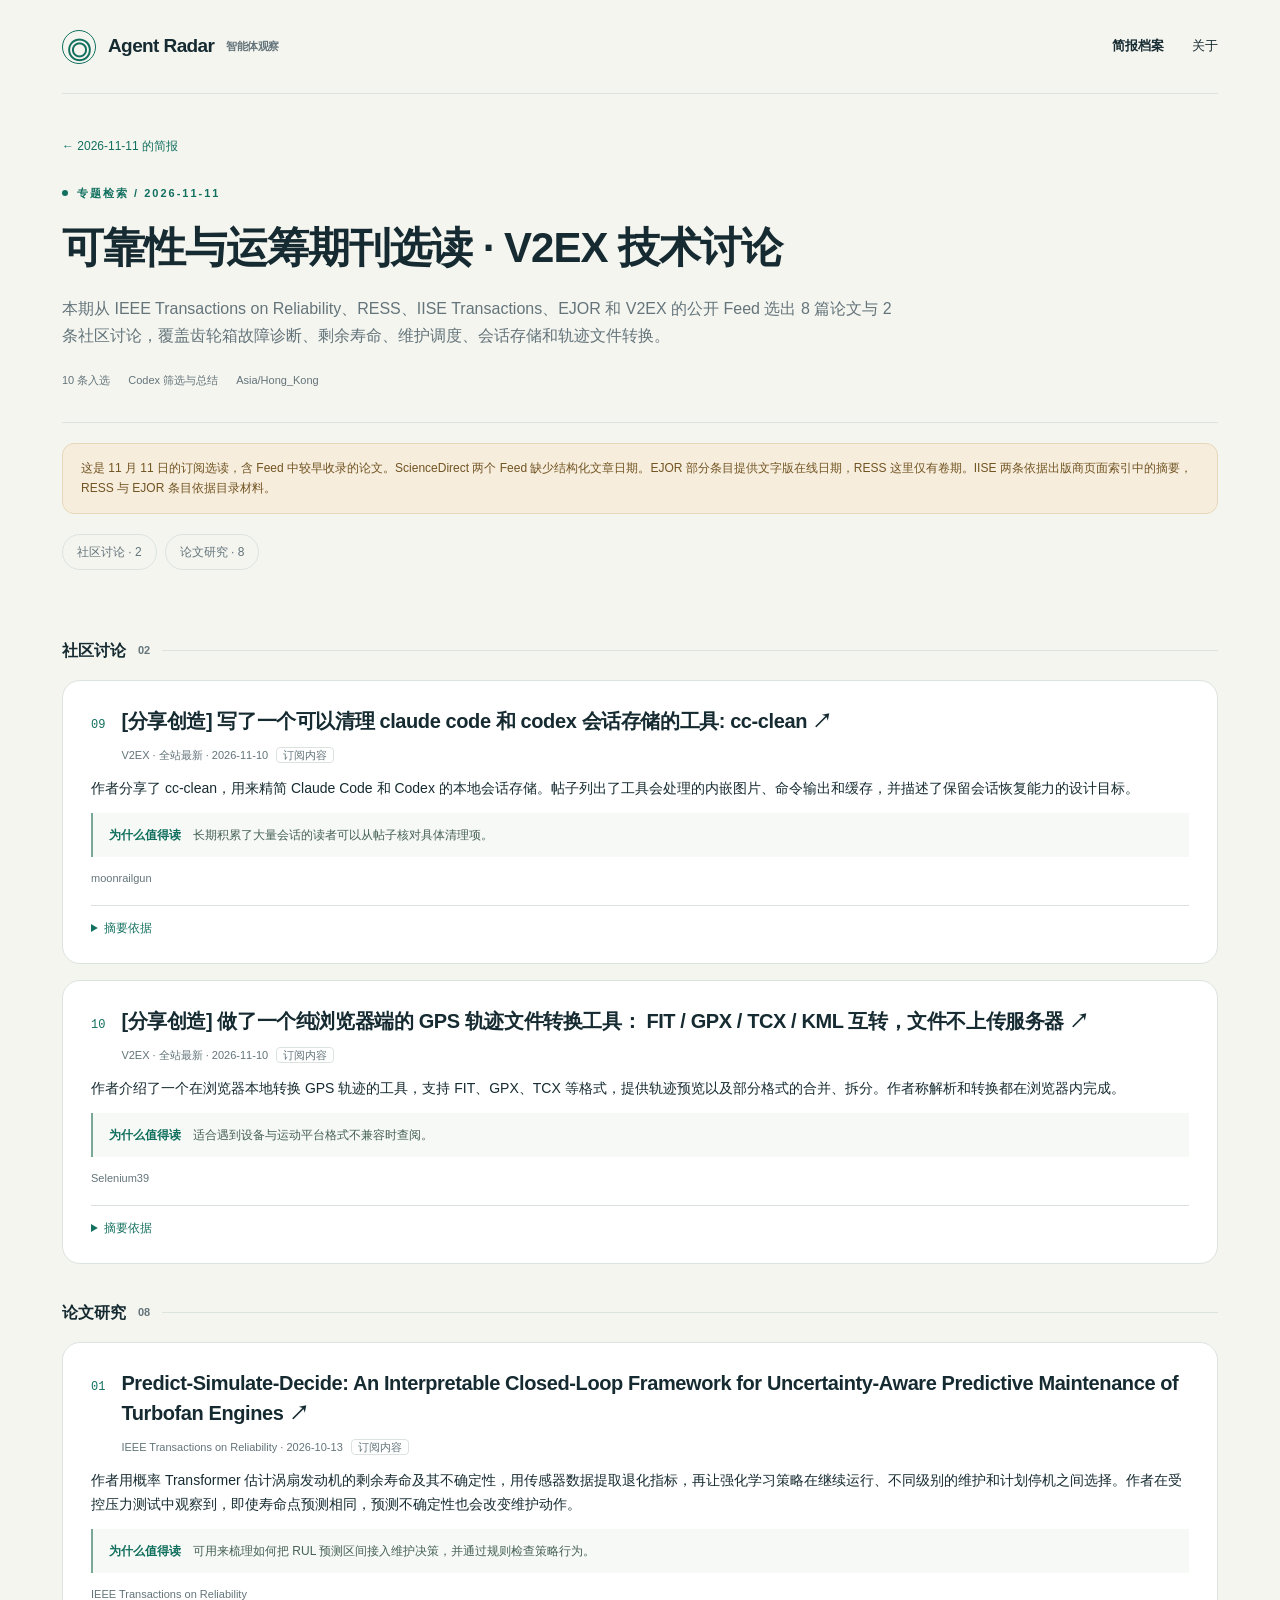
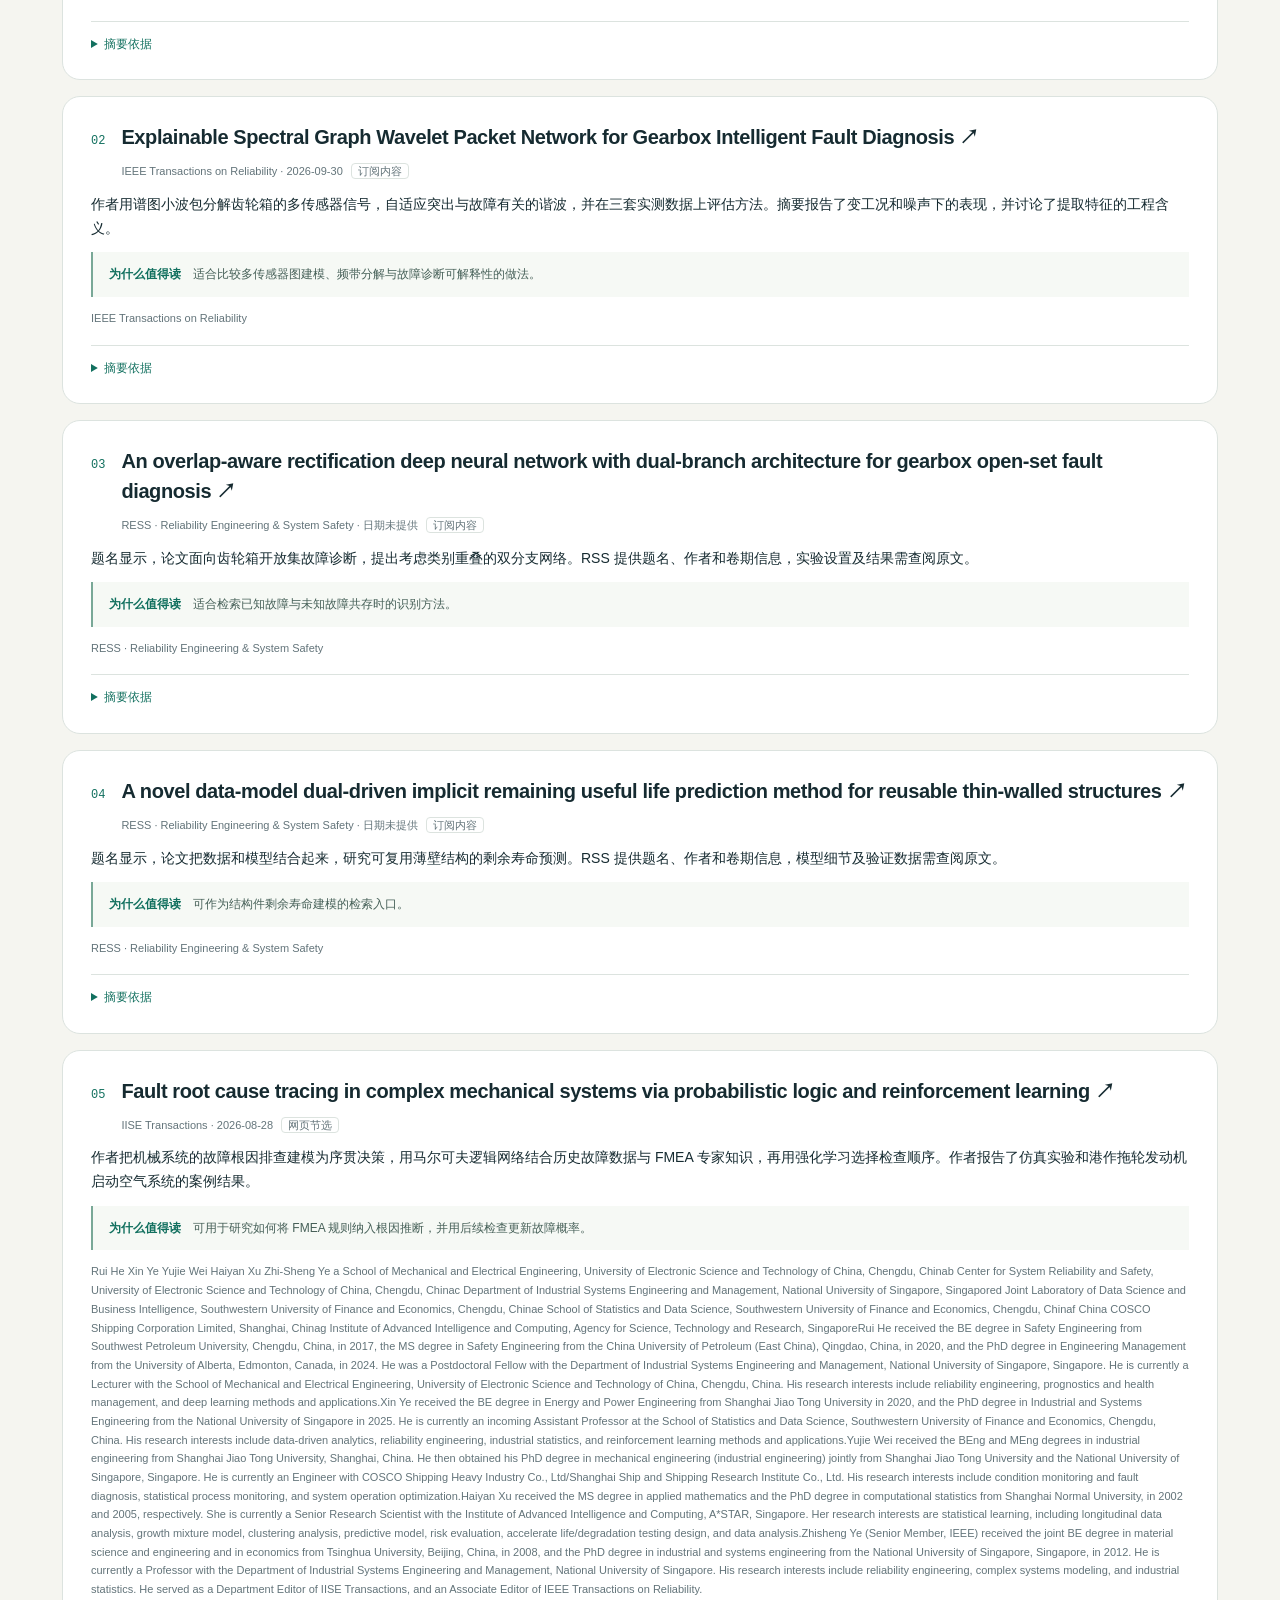
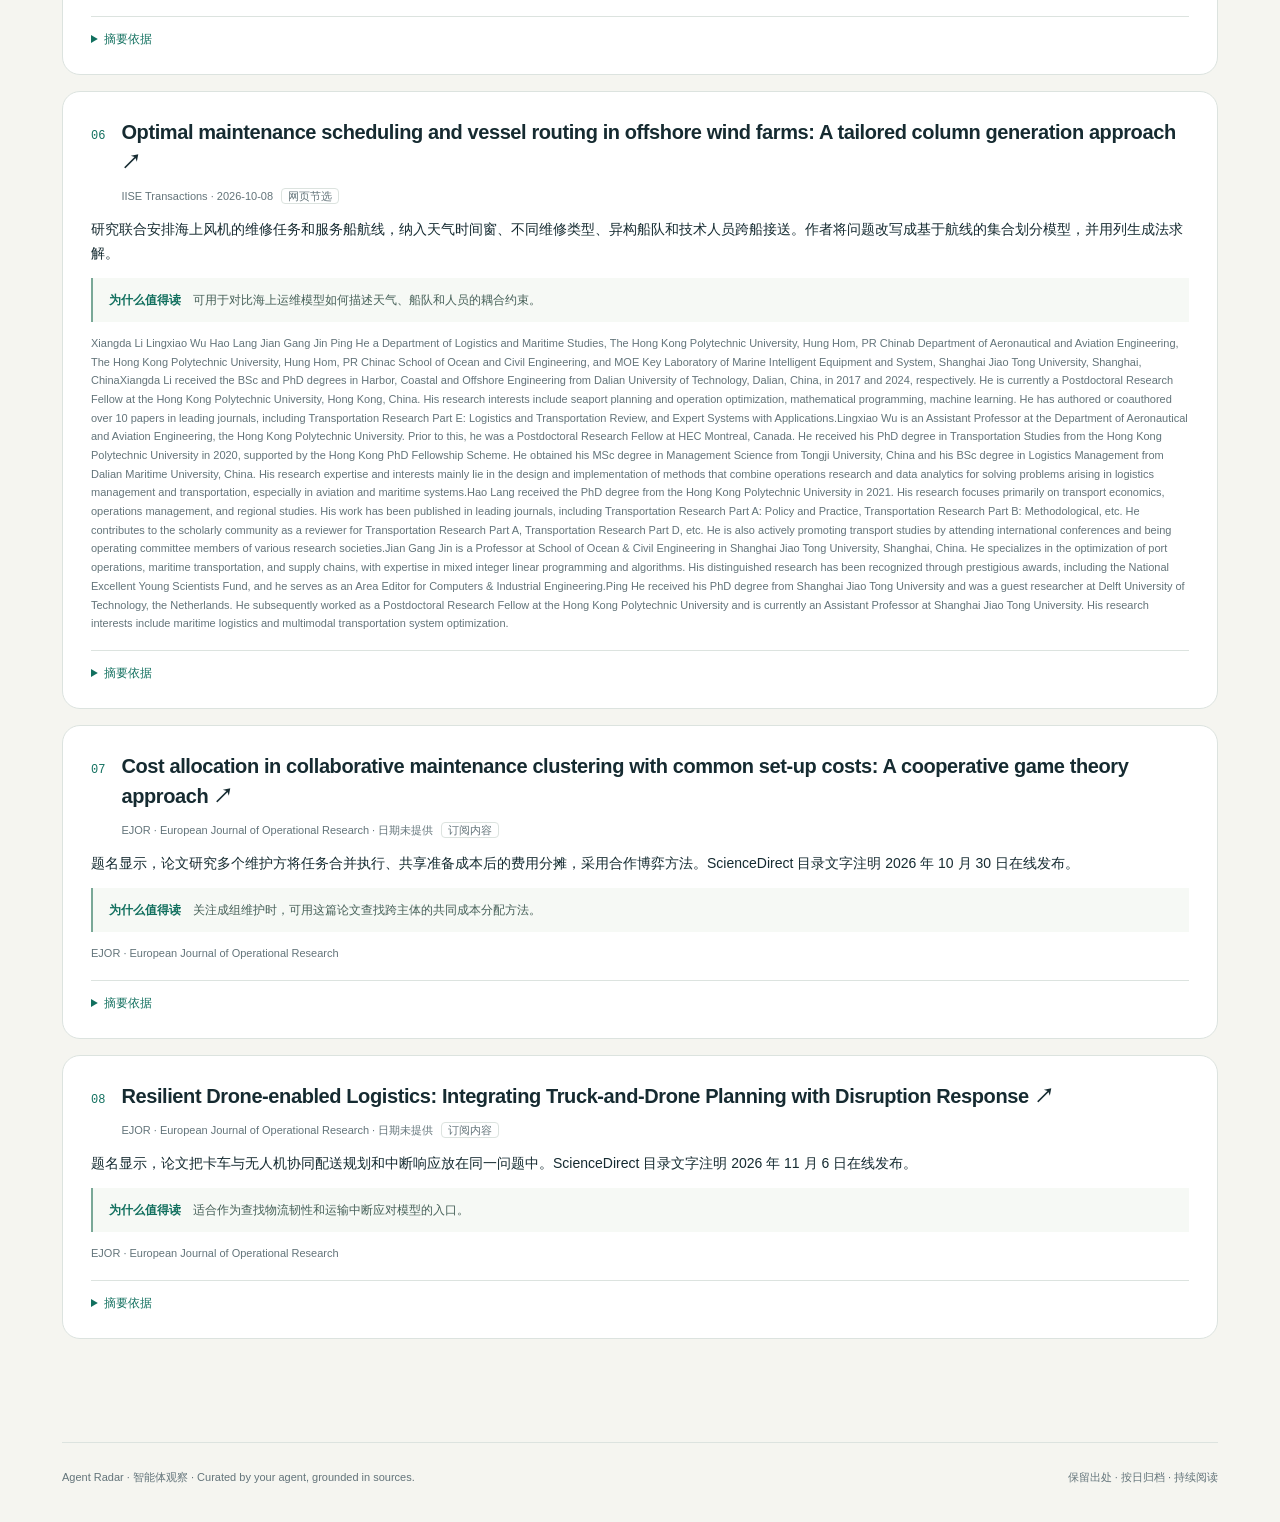
<file: docs/2026-11-11/20261111T005517Z-82b814ab.html>
<!doctype html>
<html lang="zh-CN"><head><meta charset="utf-8"><meta name="viewport" content="width=device-width, initial-scale=1">
<title>可靠性与运筹期刊选读 · V2EX 技术讨论 · Agent Radar</title><meta name="description" content="由 Agent 筛选的技术动态、教程、开源项目与论文简报">
<link rel="stylesheet" href="../assets/radar.css"><script src="../assets/radar.js" defer></script></head>
<body><a class="skip" href="#main">跳到正文</a><div class="wrap"><header class="masthead">
<a class="brand" href="../index.html"><span class="mark" aria-hidden="true">◎</span>Agent Radar<span class="small">智能体观察</span></a>
<nav aria-label="主导航"><a href="../index.html">简报档案</a><a href="../index.html#about">关于</a></nav></header>
<main id="main"><section class="report-hero"><a class="back" href="index.html">← 2026-11-11 的简报</a>
<div class="eyebrow" style="margin-top:26px"><span class="dot"></span>专题检索 / 2026-11-11</div>
<h1>可靠性与运筹期刊选读 · V2EX 技术讨论</h1><p class="overview">本期从 IEEE Transactions on Reliability、RESS、IISE Transactions、EJOR 和 V2EX 的公开 Feed 选出 8 篇论文与 2 条社区讨论，覆盖齿轮箱故障诊断、剩余寿命、维护调度、会话存储和轨迹文件转换。</p><div class="report-meta"><span>10 条入选</span><span>Codex 筛选与总结</span><span>Asia/Hong_Kong</span></div></section>
<div class="notice">这是 11 月 11 日的订阅选读，含 Feed 中较早收录的论文。ScienceDirect 两个 Feed 缺少结构化文章日期。EJOR 部分条目提供文字版在线日期，RESS 这里仅有卷期。IISE 两条依据出版商页面索引中的摘要，RESS 与 EJOR 条目依据目录材料。</div><nav class="pills" aria-label="简报目录"><a class="pill" href="#section-3">社区讨论 · 2</a><a class="pill" href="#section-4">论文研究 · 8</a></nav><section class="entries"><h2 class="category-title" id="section-3">社区讨论 <span class="small">02</span></h2><article class="entry" id="item-619ecf44eb5eb617c9639d70"><div class="entry-head"><span class="entry-number">09</span>
<div><h3><a href="https://www.v2ex.com/t/1256010#reply1" target="_blank" rel="noopener noreferrer">[分享创造] 写了一个可以清理 claude code 和 codex 会话存储的工具: cc-clean ↗</a></h3>
<div class="small">V2EX · 全站最新 · 2026-11-10 <span class="badge">订阅内容</span></div></div></div>
<p>作者分享了 cc-clean，用来精简 Claude Code 和 Codex 的本地会话存储。帖子列出了工具会处理的内嵌图片、命令输出和缓存，并描述了保留会话恢复能力的设计目标。</p><p class="reason"><strong>为什么值得读</strong>　长期积累了大量会话的读者可以从帖子核对具体清理项。</p>
<div class="small">moonrailgun</div>
<details><summary>摘要依据</summary><blockquote>在不影响 resume 的前提下，尽可能保留会话</blockquote><a href="https://www.v2ex.com/t/1256010#reply1" target="_blank" rel="noopener noreferrer">查看来源 ↗</a></details></article><article class="entry" id="item-96bdf49b4796c1e3180f898b"><div class="entry-head"><span class="entry-number">10</span>
<div><h3><a href="https://www.v2ex.com/t/1256001#reply0" target="_blank" rel="noopener noreferrer">[分享创造] 做了一个纯浏览器端的 GPS 轨迹文件转换工具： FIT / GPX / TCX / KML 互转，文件不上传服务器 ↗</a></h3>
<div class="small">V2EX · 全站最新 · 2026-11-10 <span class="badge">订阅内容</span></div></div></div>
<p>作者介绍了一个在浏览器本地转换 GPS 轨迹的工具，支持 FIT、GPX、TCX 等格式，提供轨迹预览以及部分格式的合并、拆分。作者称解析和转换都在浏览器内完成。</p><p class="reason"><strong>为什么值得读</strong>　适合遇到设备与运动平台格式不兼容时查阅。</p>
<div class="small">Selenium39</div>
<details><summary>摘要依据</summary><blockquote>所有解析和转换都在浏览器本地用 JS 完成</blockquote><a href="https://www.v2ex.com/t/1256001#reply0" target="_blank" rel="noopener noreferrer">查看来源 ↗</a></details></article><h2 class="category-title" id="section-4">论文研究 <span class="small">08</span></h2><article class="entry" id="item-733b972459e04ce16436aea9"><div class="entry-head"><span class="entry-number">01</span>
<div><h3><a href="http://ieeexplore.ieee.org/document/11735127" target="_blank" rel="noopener noreferrer">Predict-Simulate-Decide: An Interpretable Closed-Loop Framework for Uncertainty-Aware Predictive Maintenance of Turbofan Engines ↗</a></h3>
<div class="small">IEEE Transactions on Reliability · 2026-10-13 <span class="badge">订阅内容</span></div></div></div>
<p>作者用概率 Transformer 估计涡扇发动机的剩余寿命及其不确定性，用传感器数据提取退化指标，再让强化学习策略在继续运行、不同级别的维护和计划停机之间选择。作者在受控压力测试中观察到，即使寿命点预测相同，预测不确定性也会改变维护动作。</p><p class="reason"><strong>为什么值得读</strong>　可用来梳理如何把 RUL 预测区间接入维护决策，并通过规则检查策略行为。</p>
<div class="small">IEEE Transactions on Reliability</div>
<details><summary>摘要依据</summary><blockquote>Forecast uncertainty changed the agent’s decisions</blockquote><a href="http://ieeexplore.ieee.org/document/11735127" target="_blank" rel="noopener noreferrer">查看来源 ↗</a></details></article><article class="entry" id="item-4fb95566f9de14c5f5c4d00e"><div class="entry-head"><span class="entry-number">02</span>
<div><h3><a href="http://ieeexplore.ieee.org/document/11714508" target="_blank" rel="noopener noreferrer">Explainable Spectral Graph Wavelet Packet Network for Gearbox Intelligent Fault Diagnosis ↗</a></h3>
<div class="small">IEEE Transactions on Reliability · 2026-09-30 <span class="badge">订阅内容</span></div></div></div>
<p>作者用谱图小波包分解齿轮箱的多传感器信号，自适应突出与故障有关的谐波，并在三套实测数据上评估方法。摘要报告了变工况和噪声下的表现，并讨论了提取特征的工程含义。</p><p class="reason"><strong>为什么值得读</strong>　适合比较多传感器图建模、频带分解与故障诊断可解释性的做法。</p>
<div class="small">IEEE Transactions on Reliability</div>
<details><summary>摘要依据</summary><blockquote>emphasize fault-specific harmonics across different frequency bands</blockquote><a href="http://ieeexplore.ieee.org/document/11714508" target="_blank" rel="noopener noreferrer">查看来源 ↗</a></details></article><article class="entry" id="item-032b649c50fc1badde3187b8"><div class="entry-head"><span class="entry-number">03</span>
<div><h3><a href="https://www.sciencedirect.com/science/article/pii/S0951832026015334?dgcid=rss_sd_all" target="_blank" rel="noopener noreferrer">An overlap-aware rectification deep neural network with dual-branch architecture for gearbox open-set fault diagnosis ↗</a></h3>
<div class="small">RESS · Reliability Engineering &amp; System Safety · 日期未提供 <span class="badge">订阅内容</span></div></div></div>
<p>题名显示，论文面向齿轮箱开放集故障诊断，提出考虑类别重叠的双分支网络。RSS 提供题名、作者和卷期信息，实验设置及结果需查阅原文。</p><p class="reason"><strong>为什么值得读</strong>　适合检索已知故障与未知故障共存时的识别方法。</p>
<div class="small">RESS · Reliability Engineering &amp; System Safety</div>
<details><summary>摘要依据</summary><blockquote>Reliability Engineering &amp; System Safety, Volume 279</blockquote><a href="https://www.sciencedirect.com/science/article/pii/S0951832026015334?dgcid=rss_sd_all" target="_blank" rel="noopener noreferrer">查看来源 ↗</a></details></article><article class="entry" id="item-77aea823e1ef929255e44fe1"><div class="entry-head"><span class="entry-number">04</span>
<div><h3><a href="https://www.sciencedirect.com/science/article/pii/S0951832026015115?dgcid=rss_sd_all" target="_blank" rel="noopener noreferrer">A novel data-model dual-driven implicit remaining useful life prediction method for reusable thin-walled structures ↗</a></h3>
<div class="small">RESS · Reliability Engineering &amp; System Safety · 日期未提供 <span class="badge">订阅内容</span></div></div></div>
<p>题名显示，论文把数据和模型结合起来，研究可复用薄壁结构的剩余寿命预测。RSS 提供题名、作者和卷期信息，模型细节及验证数据需查阅原文。</p><p class="reason"><strong>为什么值得读</strong>　可作为结构件剩余寿命建模的检索入口。</p>
<div class="small">RESS · Reliability Engineering &amp; System Safety</div>
<details><summary>摘要依据</summary><blockquote>Author(s): Hao Liu, Jiehua Zhong</blockquote><a href="https://www.sciencedirect.com/science/article/pii/S0951832026015115?dgcid=rss_sd_all" target="_blank" rel="noopener noreferrer">查看来源 ↗</a></details></article><article class="entry" id="item-5eaf32783b2ac9166dcc1a1d"><div class="entry-head"><span class="entry-number">05</span>
<div><h3><a href="https://www.tandfonline.com/doi/full/10.1080/24725854.2026.2717703?af=R" target="_blank" rel="noopener noreferrer">Fault root cause tracing in complex mechanical systems via probabilistic logic and reinforcement learning ↗</a></h3>
<div class="small">IISE Transactions · 2026-08-28 <span class="badge">网页节选</span></div></div></div>
<p>作者把机械系统的故障根因排查建模为序贯决策，用马尔可夫逻辑网络结合历史故障数据与 FMEA 专家知识，再用强化学习选择检查顺序。作者报告了仿真实验和港作拖轮发动机启动空气系统的案例结果。</p><p class="reason"><strong>为什么值得读</strong>　可用于研究如何将 FMEA 规则纳入根因推断，并用后续检查更新故障概率。</p>
<div class="small">Rui He Xin Ye Yujie Wei Haiyan Xu Zhi-Sheng Ye a School of Mechanical and Electrical Engineering, University of Electronic Science and Technology of China, Chengdu, Chinab Center for System Reliability and Safety, University of Electronic Science and Technology of China, Chengdu, Chinac Department of Industrial Systems Engineering and Management, National University of Singapore, Singapored Joint Laboratory of Data Science and Business Intelligence, Southwestern University of Finance and Economics, Chengdu, Chinae School of Statistics and Data Science, Southwestern University of Finance and Economics, Chengdu, Chinaf China COSCO Shipping Corporation Limited, Shanghai, Chinag Institute of Advanced Intelligence and Computing, Agency for Science, Technology and Research, SingaporeRui He received the BE degree in Safety Engineering from Southwest Petroleum University, Chengdu, China, in 2017, the MS degree in Safety Engineering from the China University of Petroleum (East China), Qingdao, China, in 2020, and the PhD degree in Engineering Management from the University of Alberta, Edmonton, Canada, in 2024. He was a Postdoctoral Fellow with the Department of Industrial Systems Engineering and Management, National University of Singapore, Singapore. He is currently a Lecturer with the School of Mechanical and Electrical Engineering, University of Electronic Science and Technology of China, Chengdu, China. His research interests include reliability engineering, prognostics and health management, and deep learning methods and applications.Xin Ye received the BE degree in Energy and Power Engineering from Shanghai Jiao Tong University in 2020, and the PhD degree in Industrial and Systems Engineering from the National University of Singapore in 2025. He is currently an incoming Assistant Professor at the School of Statistics and Data Science, Southwestern University of Finance and Economics, Chengdu, China. His research interests include data-driven analytics, reliability engineering, industrial statistics, and reinforcement learning methods and applications.Yujie Wei received the BEng and MEng degrees in industrial engineering from Shanghai Jiao Tong University, Shanghai, China. He then obtained his PhD degree in mechanical engineering (industrial engineering) jointly from Shanghai Jiao Tong University and the National University of Singapore, Singapore. He is currently an Engineer with COSCO Shipping Heavy Industry Co., Ltd/Shanghai Ship and Shipping Research Institute Co., Ltd. His research interests include condition monitoring and fault diagnosis, statistical process monitoring, and system operation optimization.Haiyan Xu received the MS degree in applied mathematics and the PhD degree in computational statistics from Shanghai Normal University, in 2002 and 2005, respectively. She is currently a Senior Research Scientist with the Institute of Advanced Intelligence and Computing, A*STAR, Singapore. Her research interests are statistical learning, including longitudinal data analysis, growth mixture model, clustering analysis, predictive model, risk evaluation, accelerate life/degradation testing design, and data analysis.Zhisheng Ye (Senior Member, IEEE) received the joint BE degree in material science and engineering and in economics from Tsinghua University, Beijing, China, in 2008, and the PhD degree in industrial and systems engineering from the National University of Singapore, Singapore, in 2012. He is currently a Professor with the Department of Industrial Systems Engineering and Management, National University of Singapore. His research interests include reliability engineering, complex systems modeling, and industrial statistics. He served as a Department Editor of IISE Transactions, and an Associate Editor of IEEE Transactions on Reliability.</div>
<details><summary>摘要依据</summary><blockquote>integrating historical fault data with expert knowledge</blockquote><a href="https://www.tandfonline.com/doi/full/10.1080/24725854.2026.2717703?af=R" target="_blank" rel="noopener noreferrer">查看来源 ↗</a></details></article><article class="entry" id="item-91e11494301ee3befa86154b"><div class="entry-head"><span class="entry-number">06</span>
<div><h3><a href="https://www.tandfonline.com/doi/full/10.1080/24725854.2026.2738009?af=R" target="_blank" rel="noopener noreferrer">Optimal maintenance scheduling and vessel routing in offshore wind farms: A tailored column generation approach ↗</a></h3>
<div class="small">IISE Transactions · 2026-10-08 <span class="badge">网页节选</span></div></div></div>
<p>研究联合安排海上风机的维修任务和服务船航线，纳入天气时间窗、不同维修类型、异构船队和技术人员跨船接送。作者将问题改写成基于航线的集合划分模型，并用列生成法求解。</p><p class="reason"><strong>为什么值得读</strong>　可用于对比海上运维模型如何描述天气、船队和人员的耦合约束。</p>
<div class="small">Xiangda Li Lingxiao Wu Hao Lang Jian Gang Jin Ping He a Department of Logistics and Maritime Studies, The Hong Kong Polytechnic University, Hung Hom, PR Chinab Department of Aeronautical and Aviation Engineering, The Hong Kong Polytechnic University, Hung Hom, PR Chinac School of Ocean and Civil Engineering, and MOE Key Laboratory of Marine Intelligent Equipment and System, Shanghai Jiao Tong University, Shanghai, ChinaXiangda Li received the BSc and PhD degrees in Harbor, Coastal and Offshore Engineering from Dalian University of Technology, Dalian, China, in 2017 and 2024, respectively. He is currently a Postdoctoral Research Fellow at the Hong Kong Polytechnic University, Hong Kong, China. His research interests include seaport planning and operation optimization, mathematical programming, machine learning. He has authored or coauthored over 10 papers in leading journals, including Transportation Research Part E: Logistics and Transportation Review, and Expert Systems with Applications.Lingxiao Wu is an Assistant Professor at the Department of Aeronautical and Aviation Engineering, the Hong Kong Polytechnic University. Prior to this, he was a Postdoctoral Research Fellow at HEC Montreal, Canada. He received his PhD degree in Transportation Studies from the Hong Kong Polytechnic University in 2020, supported by the Hong Kong PhD Fellowship Scheme. He obtained his MSc degree in Management Science from Tongji University, China and his BSc degree in Logistics Management from Dalian Maritime University, China. His research expertise and interests mainly lie in the design and implementation of methods that combine operations research and data analytics for solving problems arising in logistics management and transportation, especially in aviation and maritime systems.Hao Lang received the PhD degree from the Hong Kong Polytechnic University in 2021. His research focuses primarily on transport economics, operations management, and regional studies. His work has been published in leading journals, including Transportation Research Part A: Policy and Practice, Transportation Research Part B: Methodological, etc. He contributes to the scholarly community as a reviewer for Transportation Research Part A, Transportation Research Part D, etc. He is also actively promoting transport studies by attending international conferences and being operating committee members of various research societies.Jian Gang Jin is a Professor at School of Ocean &amp; Civil Engineering in Shanghai Jiao Tong University, Shanghai, China. He specializes in the optimization of port operations, maritime transportation, and supply chains, with expertise in mixed integer linear programming and algorithms. His distinguished research has been recognized through prestigious awards, including the National Excellent Young Scientists Fund, and he serves as an Area Editor for Computers &amp; Industrial Engineering.Ping He received his PhD degree from Shanghai Jiao Tong University and was a guest researcher at Delft University of Technology, the Netherlands. He subsequently worked as a Postdoctoral Research Fellow at the Hong Kong Polytechnic University and is currently an Assistant Professor at Shanghai Jiao Tong University. His research interests include maritime logistics and multimodal transportation system optimization.</div>
<details><summary>摘要依据</summary><blockquote>heterogeneous vessel fleets, and cross-vessel technician sharing</blockquote><a href="https://www.tandfonline.com/doi/full/10.1080/24725854.2026.2738009?af=R" target="_blank" rel="noopener noreferrer">查看来源 ↗</a></details></article><article class="entry" id="item-8877be57cbe8eba9a2ddbf2a"><div class="entry-head"><span class="entry-number">07</span>
<div><h3><a href="https://www.sciencedirect.com/science/article/pii/S0377221726008970?dgcid=rss_sd_all" target="_blank" rel="noopener noreferrer">Cost allocation in collaborative maintenance clustering with common set-up costs: A cooperative game theory approach ↗</a></h3>
<div class="small">EJOR · European Journal of Operational Research · 日期未提供 <span class="badge">订阅内容</span></div></div></div>
<p>题名显示，论文研究多个维护方将任务合并执行、共享准备成本后的费用分摊，采用合作博弈方法。ScienceDirect 目录文字注明 2026 年 10 月 30 日在线发布。</p><p class="reason"><strong>为什么值得读</strong>　关注成组维护时，可用这篇论文查找跨主体的共同成本分配方法。</p>
<div class="small">EJOR · European Journal of Operational Research</div>
<details><summary>摘要依据</summary><blockquote>Available online 30 October 2026</blockquote><a href="https://www.sciencedirect.com/science/article/pii/S0377221726008970?dgcid=rss_sd_all" target="_blank" rel="noopener noreferrer">查看来源 ↗</a></details></article><article class="entry" id="item-e7addbae66ac63b97d09d214"><div class="entry-head"><span class="entry-number">08</span>
<div><h3><a href="https://www.sciencedirect.com/science/article/pii/S0377221726009082?dgcid=rss_sd_all" target="_blank" rel="noopener noreferrer">Resilient Drone-enabled Logistics: Integrating Truck-and-Drone Planning with Disruption Response ↗</a></h3>
<div class="small">EJOR · European Journal of Operational Research · 日期未提供 <span class="badge">订阅内容</span></div></div></div>
<p>题名显示，论文把卡车与无人机协同配送规划和中断响应放在同一问题中。ScienceDirect 目录文字注明 2026 年 11 月 6 日在线发布。</p><p class="reason"><strong>为什么值得读</strong>　适合作为查找物流韧性和运输中断应对模型的入口。</p>
<div class="small">EJOR · European Journal of Operational Research</div>
<details><summary>摘要依据</summary><blockquote>Available online 6 November 2026</blockquote><a href="https://www.sciencedirect.com/science/article/pii/S0377221726009082?dgcid=rss_sd_all" target="_blank" rel="noopener noreferrer">查看来源 ↗</a></details></article></section></main><footer class="footer"><span>Agent Radar · 智能体观察 · Curated by your agent, grounded in sources.</span><span>保留出处 · 按日归档 · 持续阅读</span></footer></div></body></html>
</file>
<file: docs/assets/radar.css>
:root{--ink:#162b31;--muted:#63747a;--paper:#f5f5f0;--card:#fff;--line:#dce3df;--accent:#12705f;--accent-soft:#e6f1e9;--purple:#6b5b95;--radius:18px}
*{box-sizing:border-box}body{margin:0;background:var(--paper);color:var(--ink);font-family:Inter,-apple-system,BlinkMacSystemFont,'Segoe UI','Microsoft YaHei',sans-serif;font-size:15px;line-height:1.7}a{color:inherit;text-decoration:none}a:hover{color:var(--accent)}button,input{font:inherit}a:focus-visible,button:focus-visible,input:focus-visible,summary:focus-visible{outline:3px solid #d89d34;outline-offset:4px}[hidden]{display:none!important}
.wrap{max-width:1240px;margin:auto;padding:0 42px}.masthead{display:flex;align-items:center;justify-content:space-between;height:94px;border-bottom:1px solid var(--line)}.brand{display:flex;align-items:center;gap:12px;font-size:19px;font-weight:750;letter-spacing:-.6px}.mark{width:34px;height:34px;border-radius:50%;border:1px solid var(--accent);display:grid;place-items:center;color:var(--accent);font-size:24px}.masthead nav{display:flex;gap:28px;font-size:13px}.masthead nav a:first-child{font-weight:650}.eyebrow{color:var(--accent);font-size:11px;font-weight:750;letter-spacing:2px;text-transform:uppercase;display:flex;align-items:center;gap:9px}.dot{width:6px;height:6px;background:var(--accent);border-radius:50%}.hero{padding:58px 0 38px;display:grid;grid-template-columns:1fr auto;gap:32px;align-items:end}.hero h1{font-size:clamp(32px,4.5vw,55px);line-height:1.2;letter-spacing:-2px;margin:17px 0 18px;font-weight:650}.hero p{max-width:640px;color:var(--muted);margin:0;font-size:15px}.hero-meta{border-left:1px solid var(--line);padding-left:28px;display:flex;gap:30px}.stat b{display:block;font-size:30px;line-height:1.2;font-weight:500;letter-spacing:-1px}.stat span{color:var(--muted);font-size:11px}.toolbar{display:flex;gap:18px;justify-content:space-between;align-items:center;padding:20px 0 30px;border-top:1px solid var(--line)}.pills{display:flex;gap:8px;flex-wrap:wrap}.pill{border:1px solid var(--line);border-radius:100px;padding:7px 14px;background:transparent;color:var(--muted);font-size:12px;cursor:pointer}.pill.active{background:var(--ink);border-color:var(--ink);color:white}.search{border:1px solid var(--line);border-radius:100px;background:#fff;padding:9px 16px;min-width:230px;color:var(--ink)}.grid{display:grid;grid-template-columns:minmax(0,1fr) 254px;gap:36px;align-items:start}.section-head{display:flex;align-items:center;justify-content:space-between;margin:0 0 18px}.section-head h2{font-size:12px;font-weight:650;letter-spacing:1px;margin:0}.section-head span{font-size:11px;color:var(--muted)}.report-card{background:var(--card);border:1px solid var(--line);border-radius:var(--radius);padding:27px 30px;margin-bottom:18px;transition:border-color .15s,transform .15s}.report-card:hover{border-color:#91b6a6;transform:translateY(-2px)}.card-top{display:flex;align-items:center;justify-content:space-between;font-size:11px;color:var(--muted);gap:12px}.tag{display:inline-block;padding:3px 9px;border-radius:5px;font-size:10px;background:var(--accent-soft);color:var(--accent)}.tag.paper{background:#eeeaf5;color:var(--purple)}.report-card h3{font-size:23px;line-height:1.45;letter-spacing:-.5px;margin:14px 0 11px;font-weight:650}.report-card p{margin:0;color:var(--muted);font-size:13px}.card-foot{display:flex;justify-content:space-between;align-items:center;gap:16px;margin-top:23px;border-top:1px solid #edf0ed;padding-top:16px}.small{font-size:11px;color:var(--muted)}.read{color:var(--accent);font-size:12px;font-weight:650;white-space:nowrap}.sidebox{padding:24px;border:1px solid var(--line);border-radius:var(--radius);margin-bottom:20px}.sidebox h3{font-size:12px;margin:0 0 18px}.sidebox p{font-size:12px;color:var(--muted);margin:0}.date-row{display:flex;justify-content:space-between;padding:10px 0;border-bottom:1px solid var(--line);font-size:12px}.date-row:last-child{border:0}.topic{display:block;padding:7px 0;font-size:12px;color:var(--muted)}.topic:before{content:'↗';margin-right:10px;color:var(--accent)}.callout{background:var(--accent-soft);border:0}.callout b{display:block;margin-bottom:9px;font-size:14px}.footer{display:flex;justify-content:space-between;gap:18px;flex-wrap:wrap;margin-top:55px;border-top:1px solid var(--line);padding:25px 0 35px;font-size:11px;color:var(--muted)}.back{font-size:12px;color:var(--accent)}.report-hero{padding:38px 0 32px;border-bottom:1px solid var(--line)}.report-hero h1{font-size:clamp(28px,4vw,42px);line-height:1.35;letter-spacing:-1px;max-width:900px;margin:18px 0}.report-hero .overview{font-size:16px;color:var(--muted);max-width:850px}.report-meta{display:flex;gap:18px;flex-wrap:wrap;margin-top:22px;font-size:11px;color:var(--muted)}.entries{padding:32px 0}.category-title{margin:35px 0 16px;font-size:16px;display:flex;align-items:center;gap:12px}.category-title:after{content:'';height:1px;background:var(--line);flex:1}.entry{background:white;border:1px solid var(--line);border-radius:var(--radius);padding:25px 28px;margin-bottom:16px;scroll-margin-top:20px}.entry-head{display:flex;gap:16px;align-items:baseline}.entry-number{font:12px ui-monospace,monospace;color:var(--accent)}.entry h3{font-size:20px;line-height:1.5;margin:0 0 10px;letter-spacing:-.4px}.entry p{margin:12px 0;font-size:14px;white-space:pre-line}.entry .reason{padding:12px 16px;border-left:2px solid #79a897;background:#f6f9f5;font-size:12px;color:#466058}.entry .reason strong{color:var(--accent);font-weight:600}.entry details{font-size:12px;color:var(--muted);border-top:1px solid var(--line);padding-top:12px;margin-top:17px}.entry summary{cursor:pointer;color:var(--accent)}.entry blockquote{border-left:2px solid var(--line);padding-left:16px;margin:12px 0;white-space:pre-line}.notice{background:#f7eddc;color:#715423;border:1px solid #e7d7b9;padding:14px 18px;border-radius:12px;font-size:12px;margin:20px 0}.empty{padding:40px;border:1px dashed var(--line);border-radius:var(--radius);color:var(--muted);text-align:center}.badge{border:1px solid var(--line);border-radius:4px;padding:1px 6px;margin-left:5px}.skip{position:absolute;top:-50px;background:white;padding:10px}.skip:focus{top:0}
@media(max-width:960px){.wrap{padding:0 26px}.grid{grid-template-columns:1fr 220px;gap:22px}.hero-meta{gap:22px}.report-card{padding:23px}}
@media(max-width:720px){.wrap{padding:0 20px}.masthead{height:76px}.masthead nav{gap:16px;font-size:11px}.hero{padding-top:34px;grid-template-columns:1fr}.hero h1{letter-spacing:-1px}.hero-meta{border-left:0;padding-left:0}.toolbar{align-items:stretch;flex-direction:column}.search{min-width:0;width:100%}.grid{grid-template-columns:1fr}.sidebar{display:none}.report-card h3{font-size:21px}.entry{padding:21px}.entry h3{font-size:18px}.footer{margin-top:32px}.card-foot{align-items:flex-start}}
</file>
